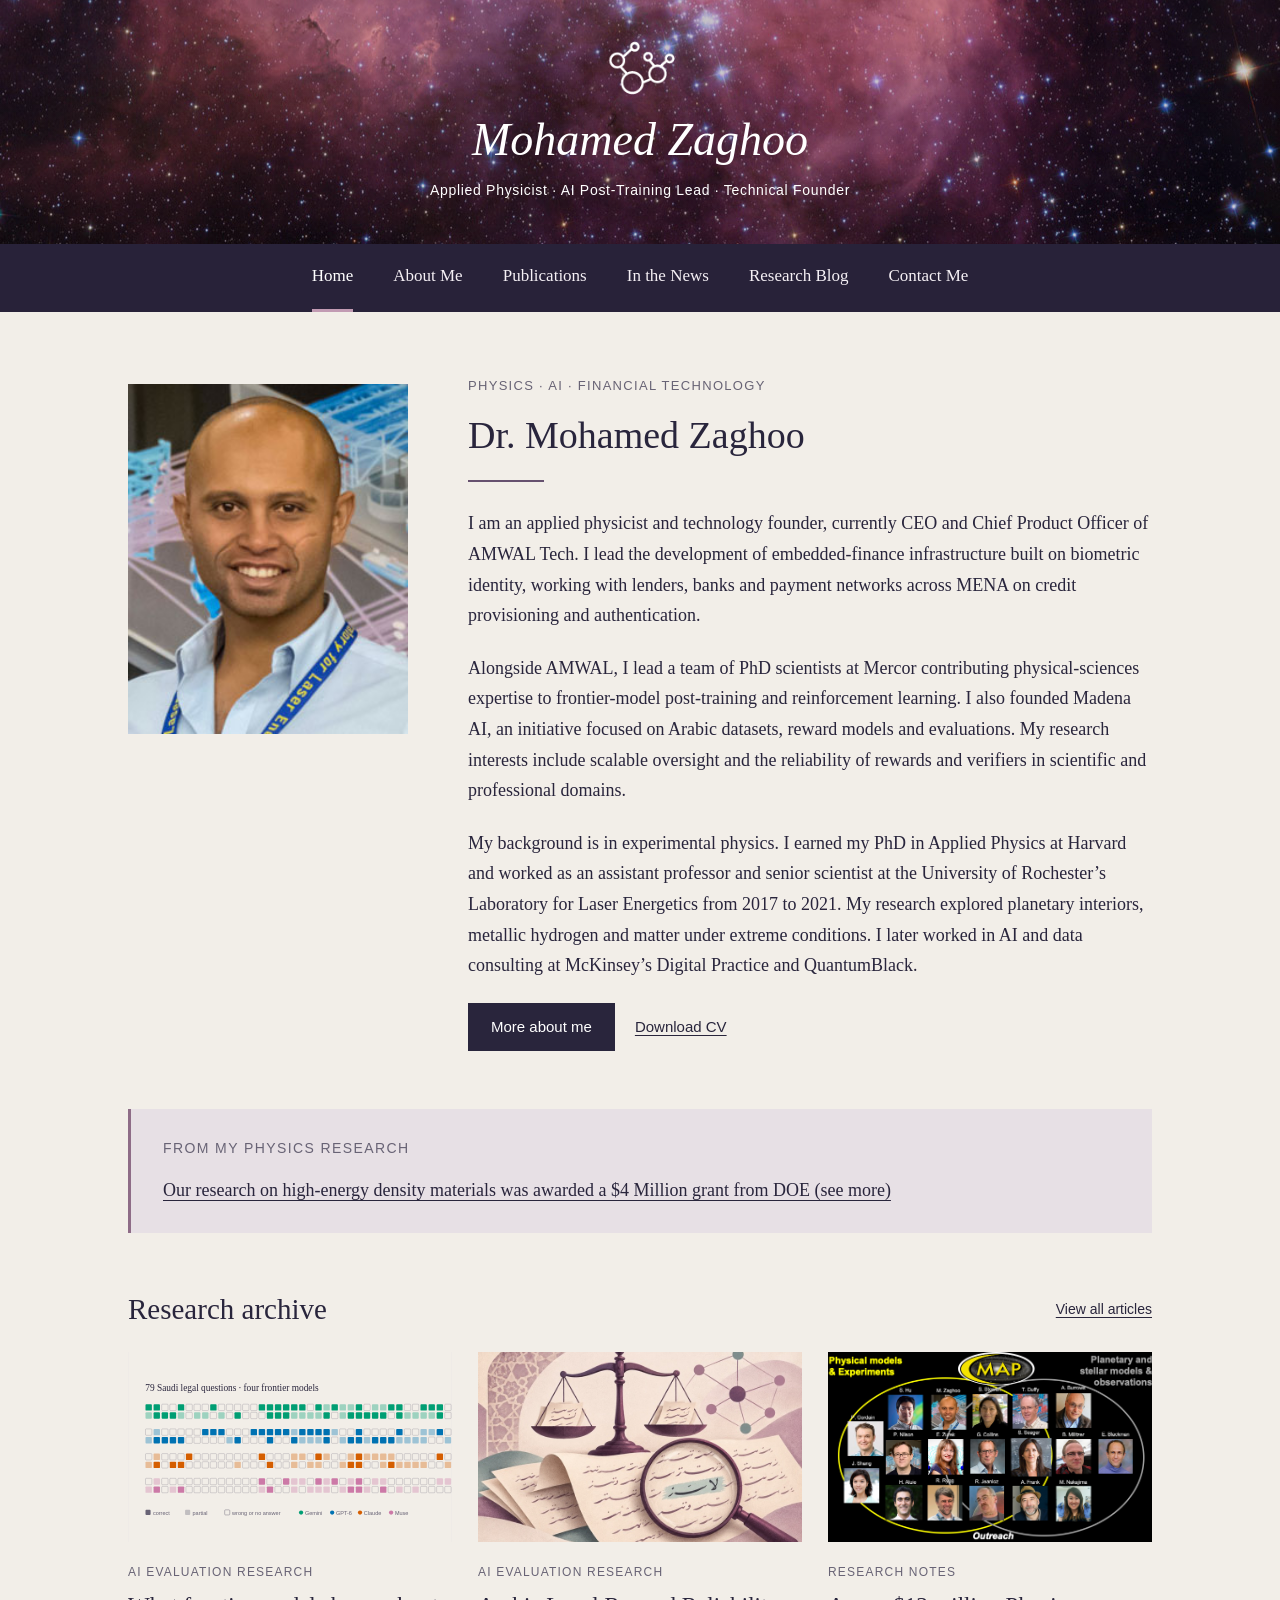
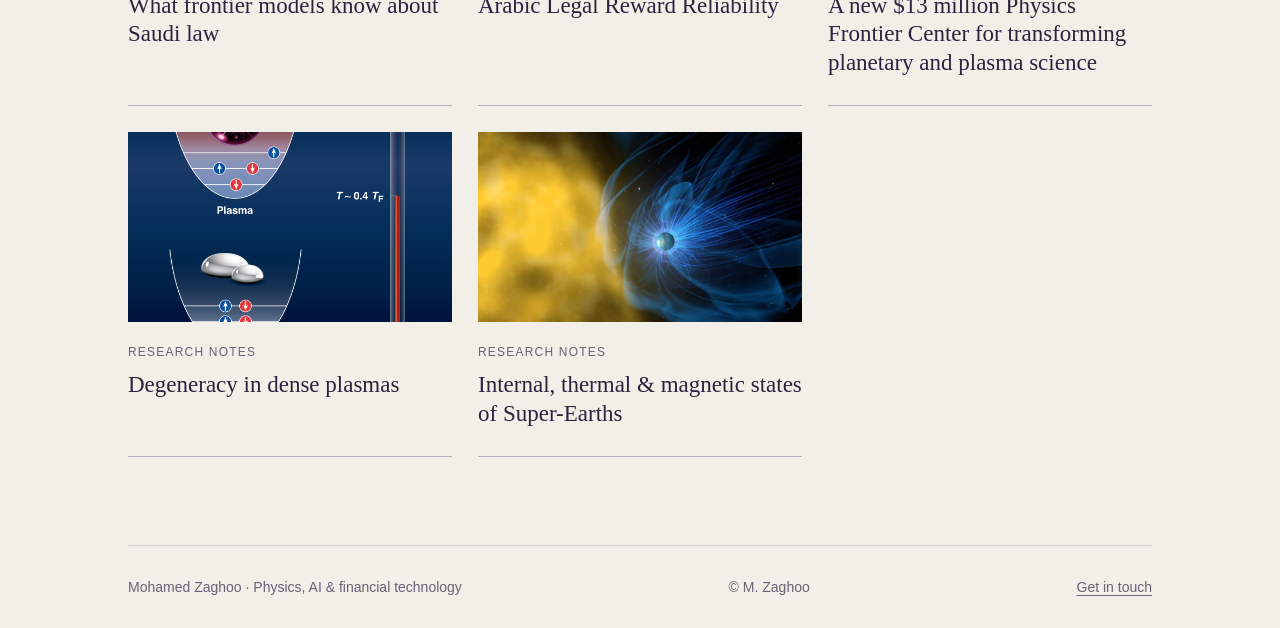
<file: index.html>
<!doctype html><html lang="en"><head><meta charset="utf-8"><meta name="viewport" content="width=device-width,initial-scale=1"><title>Home | Mohamed Zaghoo</title><meta name="description" content="Mohamed Zaghoo — applied physicist, AMWAL CEO and CPO, AI post-training lead, and technical founder. Biography, research and CV."><link rel="icon" href="assets/038152421f57c1.png"><link rel="stylesheet" href="style.css"></head><body><a class="skip" href="#main">Skip to content</a><header class="masthead"><a class="identity" href="index.html"><img src="assets/038152421f57c1.png" alt=""><span>Mohamed Zaghoo</span></a><p>Applied Physicist · AI Post-Training Lead · Technical Founder</p></header><nav aria-label="Main navigation"><a href="index.html" aria-current="page">Home</a><a href="about-me.html">About Me</a><a href="publications.html">Publications</a><a href="in-the-news.html">In the News</a><a href="research-blog.html">Research Blog</a><a href="contact-me.html">Contact Me</a></nav><main id="main"><section class="intro"><img class="portrait" src="assets/aa547479f88a50.jpg" alt="Zaghoo_headshot.jpg"><div><p class="eyebrow">Physics · AI · Financial technology</p><h1>Dr. Mohamed Zaghoo</h1><p>I am an applied physicist and technology founder, currently CEO and Chief Product Officer of AMWAL Tech. I lead the development of embedded-finance infrastructure built on biometric identity, working with lenders, banks and payment networks across MENA on credit provisioning and authentication.</p><p>Alongside AMWAL, I lead a team of PhD scientists at Mercor contributing physical-sciences expertise to frontier-model post-training and reinforcement learning. I also founded Madena AI, an initiative focused on Arabic datasets, reward models and evaluations. My research interests include scalable oversight and the reliability of rewards and verifiers in scientific and professional domains.</p><p>My background is in experimental physics. I earned my PhD in Applied Physics at Harvard and worked as an assistant professor and senior scientist at the University of Rochester’s Laboratory for Laser Energetics from 2017 to 2021. My research explored planetary interiors, metallic hydrogen and matter under extreme conditions. I later worked in AI and data consulting at McKinsey’s Digital Practice and QuantumBlack.</p><a class="button" href="about-me.html">More about me</a><a href="assets/Mohamed_Zaghoo_CV.pdf" class="cv-link">Download CV</a></div></section><section class="highlight"><p class="eyebrow">From my physics research</p><p><a href="https://www.rochester.edu/newscenter/a-new-chapter-in-quest-for-novel-quantum-materials-393832/">Our research on high-energy density materials was awarded a $4 Million grant from DOE (see more)</a></p></section><section><div class="section-heading"><h2>Research archive</h2><a href="research-blog.html">View all articles</a></div><div class="cards"><article class="card"><a href="what-frontier-models-know-about-saudi-law.html"><img src="assets/najiz-four-model-card.svg" alt="Grid of squares showing how four frontier models scored on 79 Saudi legal questions" width="760" height="446" decoding="async"><div><p class="eyebrow">AI evaluation research</p><h2>What frontier models know about Saudi law</h2></div></a></article><article class="card"><a href="https://github.com/mzaghoo/arabic-legal-reward-reliability"><img src="assets/arabic-legal-reward-reliability-768.jpg" alt="Illustration of legal scales, Arabic documents, and a magnifying glass alongside an AI evaluation network" width="768" height="512" decoding="async"><div><p class="eyebrow">AI evaluation research</p><h2>Arabic Legal Reward Reliability</h2></div></a></article><article class="card"><a href="we-were-awarded-a-new-nsf-physics-frontier-center-for-planetary-and-plasma-physics.html"><img class="" src="assets/b98af0c955d7b1.png" alt=""><div><p class="eyebrow">Research notes</p><h2>A new $13 million Physics Frontier Center for transforming planetary and plasma science</h2></div></a></article><article class="card"><a href="degeneracy-in-dense-plasmas.html"><img class="" src="assets/2b399bbe0a08d7.png" alt=""><div><p class="eyebrow">Research notes</p><h2>Degeneracy in dense plasmas</h2></div></a></article><article class="card"><a href="internal-thermal-magnetic-states-of-super-earths.html"><img class="" src="assets/da1a423f0a8dfb.jpg" alt=""><div><p class="eyebrow">Research notes</p><h2>Internal, thermal &amp; magnetic states of Super-Earths</h2></div></a></article></div></section></main><footer><span>Mohamed Zaghoo · Physics, AI &amp; financial technology</span><span>© M. Zaghoo</span><a href="mailto:zaghoo@gmail.com">Get in touch</a></footer></body></html>
</file>
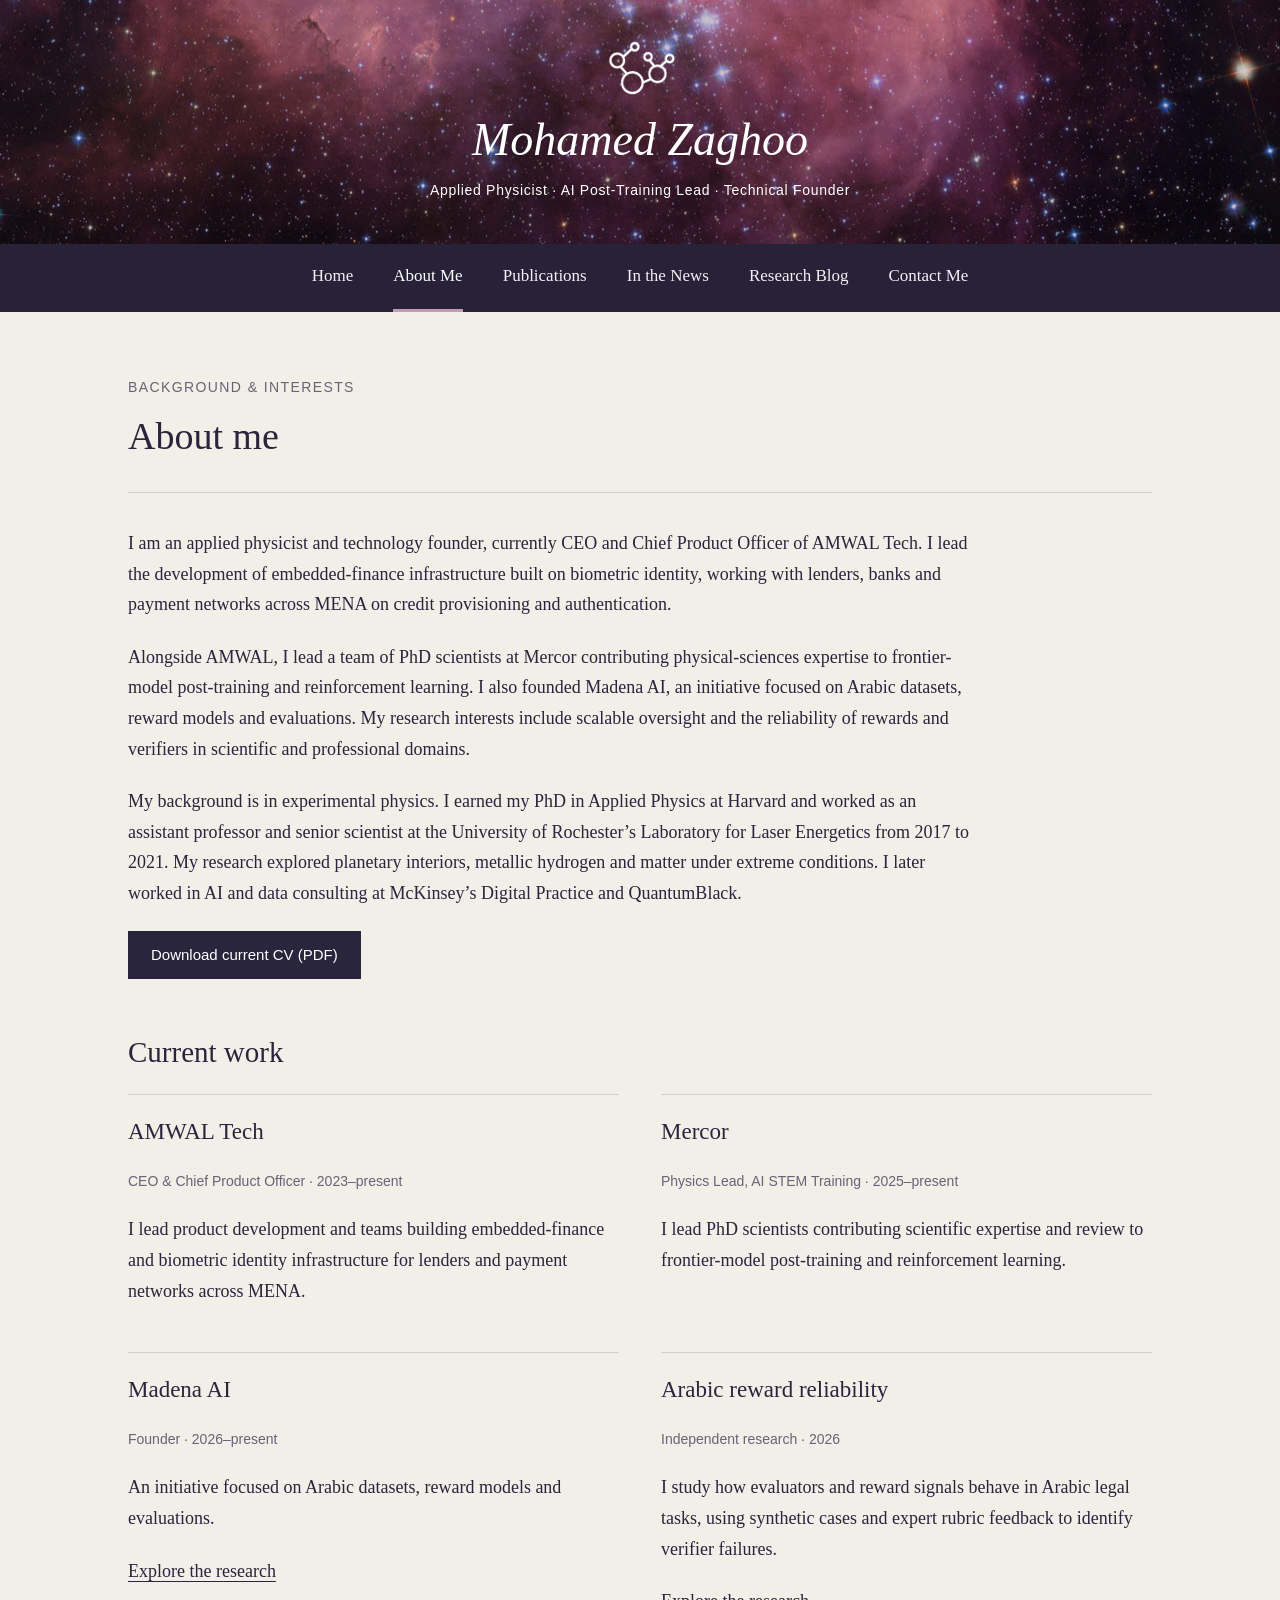
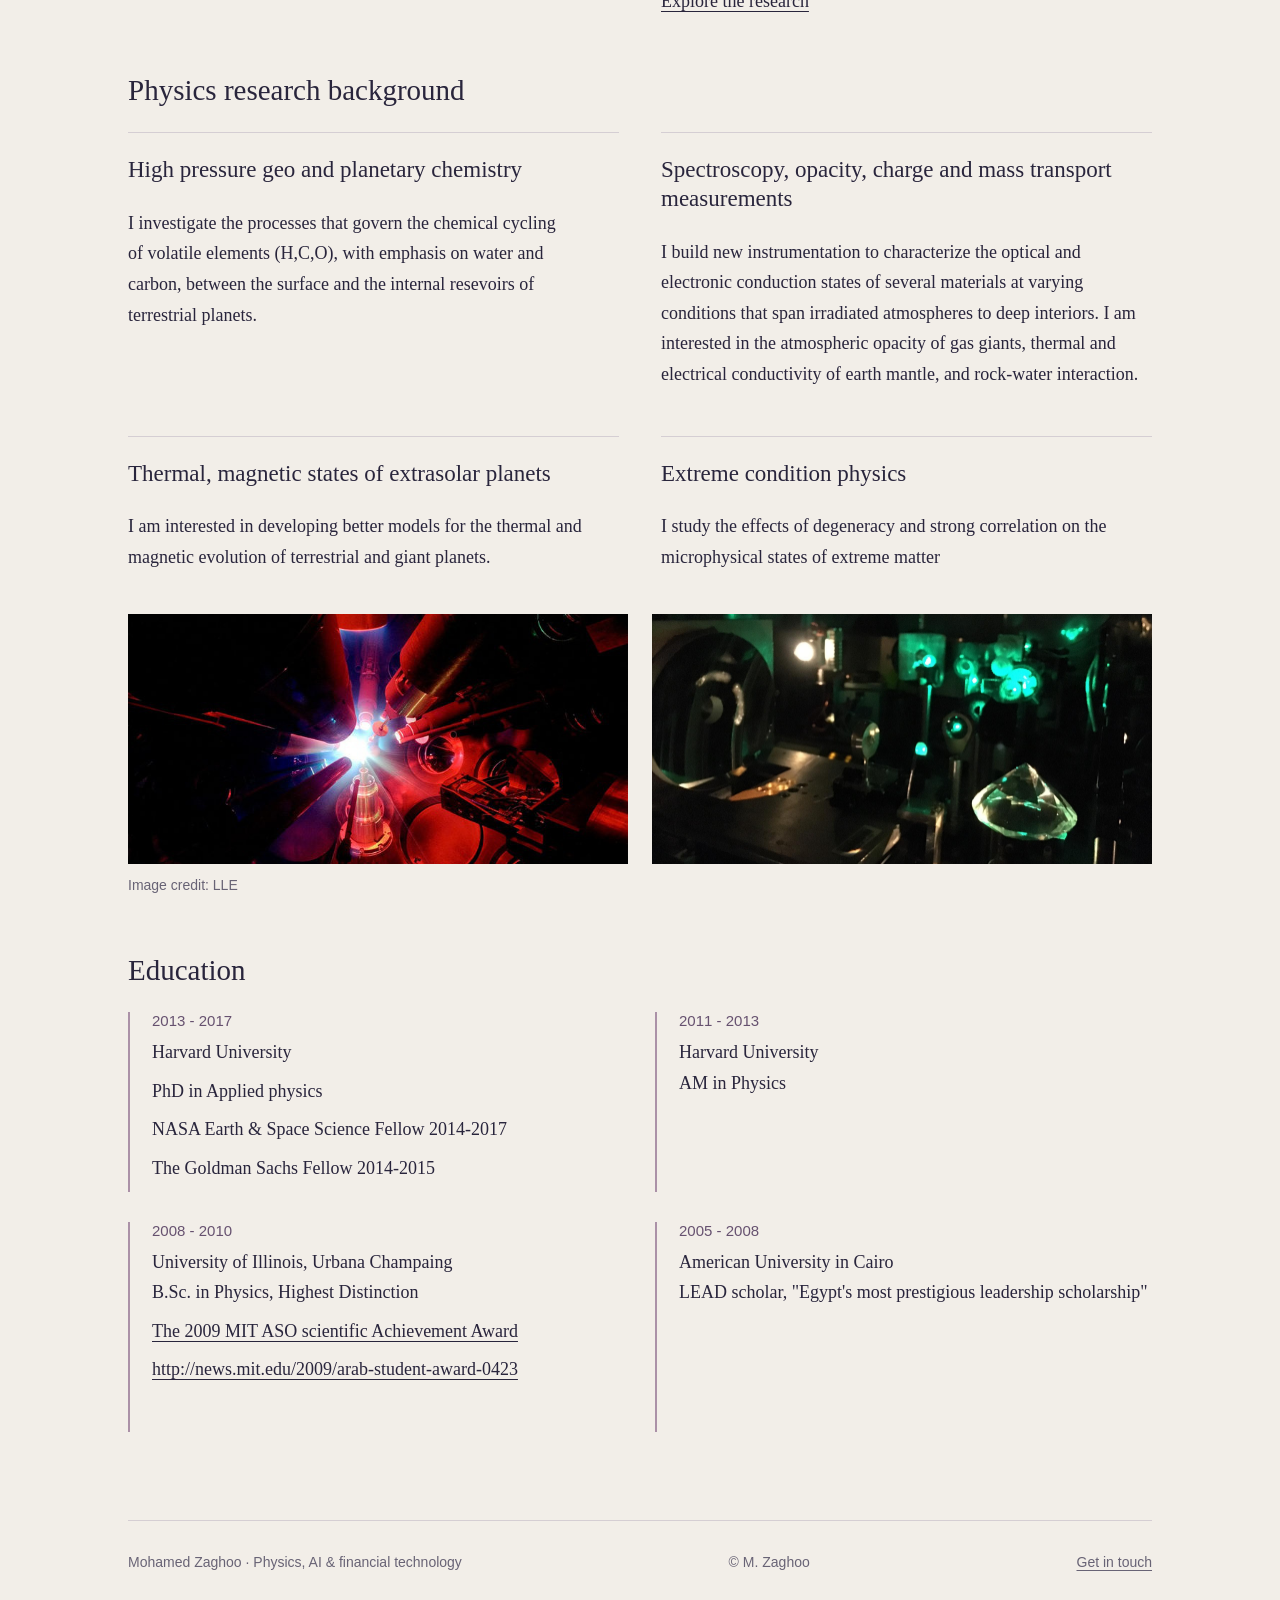
<file: about-me.html>
<!doctype html><html lang="en"><head><meta charset="utf-8"><meta name="viewport" content="width=device-width,initial-scale=1"><title>About me | Mohamed Zaghoo</title><meta name="description" content="Mohamed Zaghoo — applied physicist, AMWAL CEO and CPO, AI post-training lead, and technical founder. Biography, research and CV."><link rel="icon" href="assets/038152421f57c1.png"><link rel="stylesheet" href="style.css"></head><body><a class="skip" href="#main">Skip to content</a><header class="masthead"><a class="identity" href="index.html"><img src="assets/038152421f57c1.png" alt=""><span>Mohamed Zaghoo</span></a><p>Applied Physicist · AI Post-Training Lead · Technical Founder</p></header><nav aria-label="Main navigation"><a href="index.html">Home</a><a href="about-me.html" aria-current="page">About Me</a><a href="publications.html">Publications</a><a href="in-the-news.html">In the News</a><a href="research-blog.html">Research Blog</a><a href="contact-me.html">Contact Me</a></nav><main id="main"><div class="page-heading"><p class="eyebrow">Background &amp; interests</p><h1>About me</h1></div><div class="about-intro"><p>I am an applied physicist and technology founder, currently CEO and Chief Product Officer of AMWAL Tech. I lead the development of embedded-finance infrastructure built on biometric identity, working with lenders, banks and payment networks across MENA on credit provisioning and authentication.</p><p>Alongside AMWAL, I lead a team of PhD scientists at Mercor contributing physical-sciences expertise to frontier-model post-training and reinforcement learning. I also founded Madena AI, an initiative focused on Arabic datasets, reward models and evaluations. My research interests include scalable oversight and the reliability of rewards and verifiers in scientific and professional domains.</p><p>My background is in experimental physics. I earned my PhD in Applied Physics at Harvard and worked as an assistant professor and senior scientist at the University of Rochester’s Laboratory for Laser Energetics from 2017 to 2021. My research explored planetary interiors, metallic hydrogen and matter under extreme conditions. I later worked in AI and data consulting at McKinsey’s Digital Practice and QuantumBlack.</p></div><a class="button" href="assets/Mohamed_Zaghoo_CV.pdf">Download current CV (PDF)</a><section class="current-work"><h2 class="section-title">Current work</h2><div class="research-grid"><section><h3>AMWAL Tech</h3><p class="meta">CEO &amp; Chief Product Officer · 2023–present</p><p>I lead product development and teams building embedded-finance and biometric identity infrastructure for lenders and payment networks across MENA.</p></section><section><h3>Mercor</h3><p class="meta">Physics Lead, AI STEM Training · 2025–present</p><p>I lead PhD scientists contributing scientific expertise and review to frontier-model post-training and reinforcement learning.</p></section><section><h3>Madena AI</h3><p class="meta">Founder · 2026–present</p><p>An initiative focused on Arabic datasets, reward models and evaluations.</p><a href="what-frontier-models-know-about-saudi-law.html">Explore the research</a></section><section><h3>Arabic reward reliability</h3><p class="meta">Independent research · 2026</p><p>I study how evaluators and reward signals behave in Arabic legal tasks, using synthetic cases and expert rubric feedback to identify verifier failures.</p><a href="https://github.com/mzaghoo/arabic-legal-reward-reliability">Explore the research</a></section></div></section><h2 class="section-title">Physics research background</h2><div class="research-grid"><section><h3>High pressure geo and planetary chemistry</h3><p>I investigate the processes that govern the chemical cycling of volatile elements (H,C,O), with emphasis on water and carbon, between the surface and the internal resevoirs of terrestrial planets. </p></section><section><h3>Spectroscopy, opacity, charge and mass transport measurements</h3><p>I build new instrumentation to characterize the optical and electronic conduction states of several materials at varying conditions that span irradiated atmospheres to deep interiors. I am interested in the atmospheric opacity of gas giants, thermal and electrical conductivity of earth mantle, and rock-water interaction.</p></section><section><h3>Thermal, magnetic states of extrasolar planets</h3><p>I am interested in developing better models for the thermal and magnetic evolution of terrestrial and giant planets. </p></section><section><h3>Extreme condition physics</h3><p>I study the effects of degeneracy and strong correlation on the microphysical states of extreme matter</p></section></div><div class="lab-images"><img class="" src="assets/ead7a8ac715005.jpg" alt="u-rochester-omega-laser-facility.jpg"><img class="" src="assets/da88e73fd3b588.jpg" alt="fullsizerender_4_01.jpg"></div><p class="meta">Image credit: LLE</p><h2 class="section-title">Education</h2><div class="education"><section><p>2013 - 2017</p>

<p>Harvard University</p>

<p>PhD in Applied physics </p>

<p>NASA Earth &amp; Space Science Fellow 2014-2017</p>

<p>The Goldman Sachs Fellow 2014-2015 </p></section><section><p>2011 - 2013</p>

<p>Harvard University <br>
AM in Physics</p></section><section><p>2008 - 2010</p>

<p>University of Illinois, Urbana Champaing<br>
B.Sc. in Physics, Highest Distinction</p>

<p><a href="https://physics.illinois.edu/news/article/463">The 2009 MIT ASO scientific Achievement Award</a></p>

<p><a href="http://news.mit.edu/2009/arab-student-award-0423">http://news.mit.edu/2009/arab-student-award-0423</a></p>

<p>​</p></section><section><p>2005 - 2008</p>

<p>American University in Cairo <br>
LEAD scholar, "Egypt's most prestigious leadership scholarship"</p></section></div></main><footer><span>Mohamed Zaghoo · Physics, AI &amp; financial technology</span><span>© M. Zaghoo</span><a href="mailto:zaghoo@gmail.com">Get in touch</a></footer></body></html>
</file>
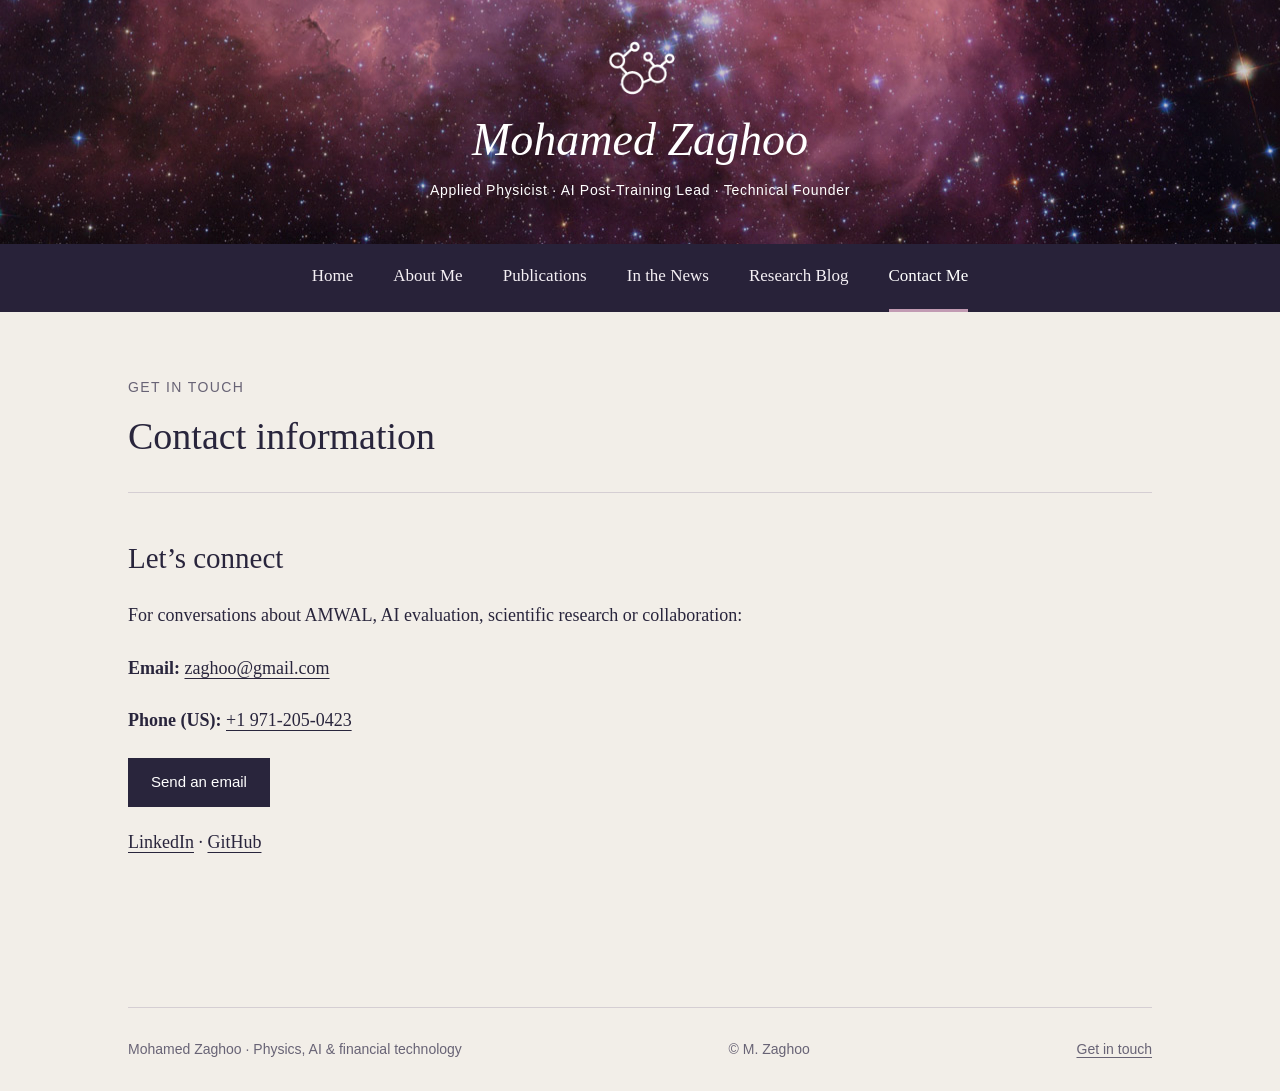
<file: contact-me.html>
<!doctype html><html lang="en"><head><meta charset="utf-8"><meta name="viewport" content="width=device-width,initial-scale=1"><title>Contact me | Mohamed Zaghoo</title><meta name="description" content="Mohamed Zaghoo — applied physicist, AMWAL CEO and CPO, AI post-training lead, and technical founder. Biography, research and CV."><link rel="icon" href="assets/038152421f57c1.png"><link rel="stylesheet" href="style.css"></head><body><a class="skip" href="#main">Skip to content</a><header class="masthead"><a class="identity" href="index.html"><img src="assets/038152421f57c1.png" alt=""><span>Mohamed Zaghoo</span></a><p>Applied Physicist · AI Post-Training Lead · Technical Founder</p></header><nav aria-label="Main navigation"><a href="index.html">Home</a><a href="about-me.html">About Me</a><a href="publications.html">Publications</a><a href="in-the-news.html">In the News</a><a href="research-blog.html">Research Blog</a><a href="contact-me.html" aria-current="page">Contact Me</a></nav><main id="main"><div class="page-heading"><p class="eyebrow">Get in touch</p><h1>Contact information</h1></div><section class="contact"><h2>Let’s connect</h2><p>For conversations about AMWAL, AI evaluation, scientific research or collaboration:</p><p><strong>Email:</strong> <a href="mailto:zaghoo@gmail.com">zaghoo@gmail.com</a></p><p><strong>Phone (US):</strong> <a href="tel:+19712050423">+1 971-205-0423</a></p><a class="button" href="mailto:zaghoo@gmail.com">Send an email</a><p><a href="https://www.linkedin.com/in/mohamedzaghoo">LinkedIn</a> · <a href="https://github.com/mzaghoo">GitHub</a></p></section></main><footer><span>Mohamed Zaghoo · Physics, AI &amp; financial technology</span><span>© M. Zaghoo</span><a href="mailto:zaghoo@gmail.com">Get in touch</a></footer></body></html>
</file>
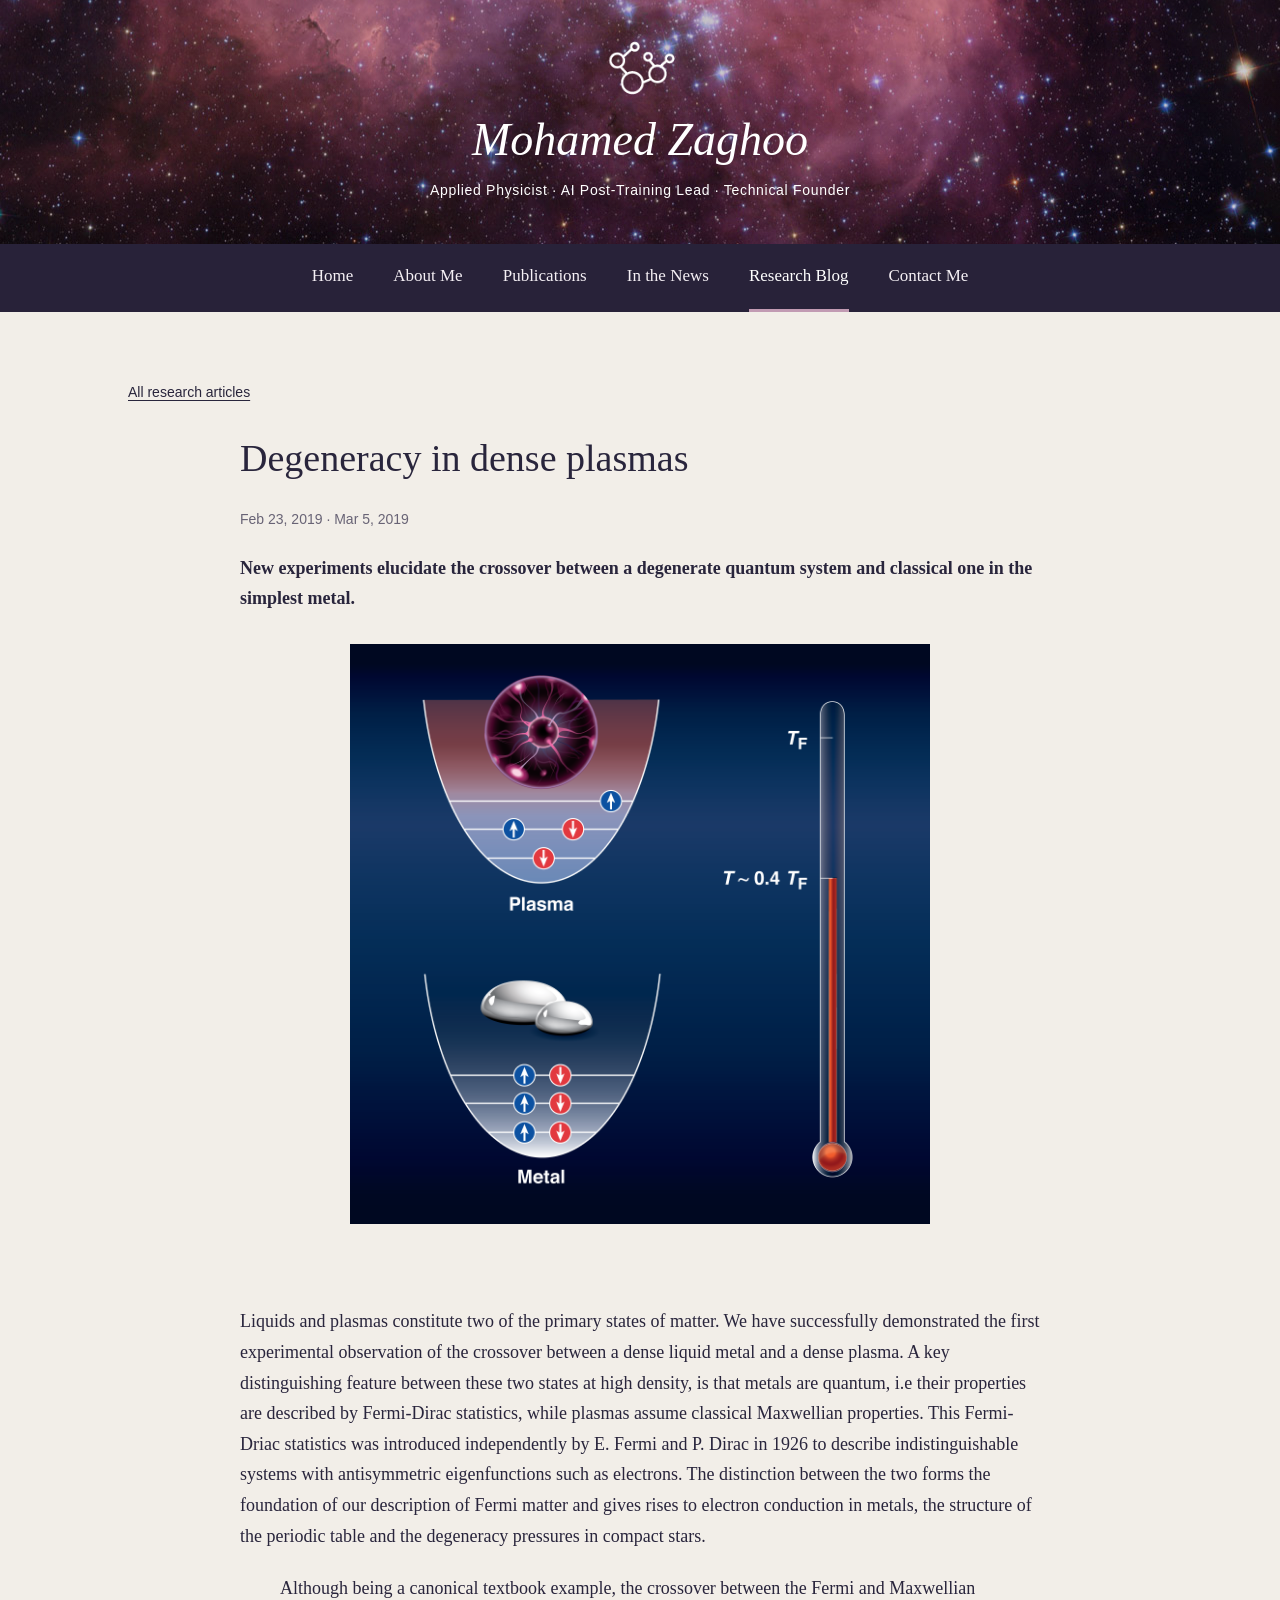
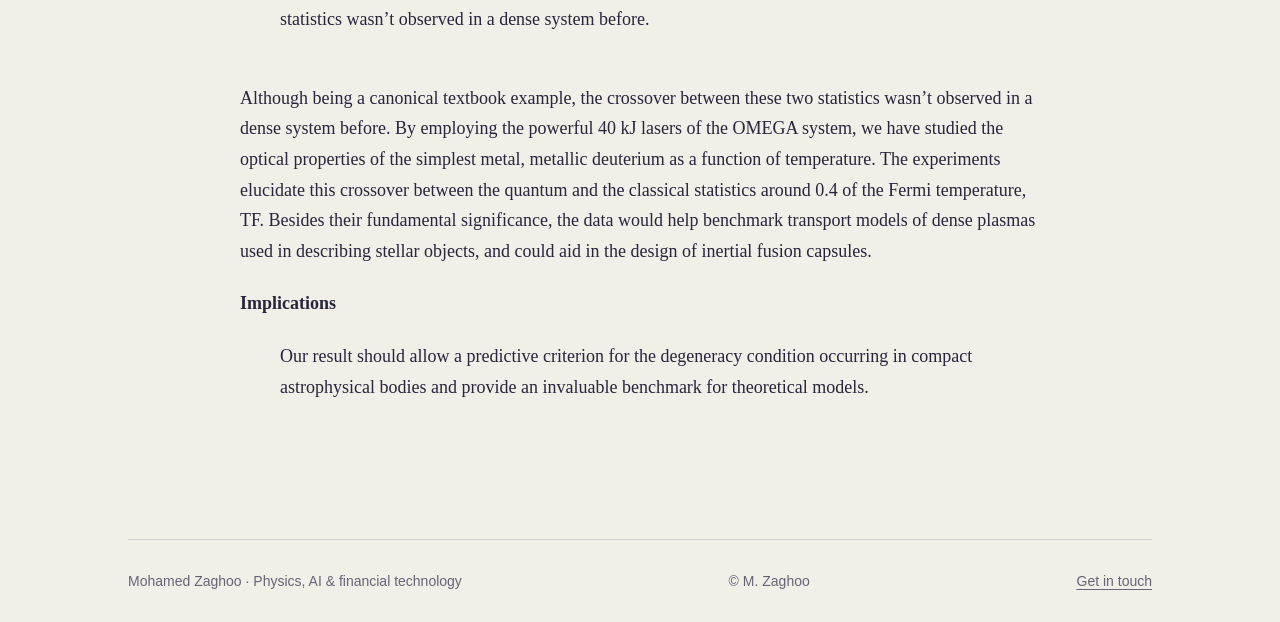
<file: degeneracy-in-dense-plasmas.html>
<!doctype html><html lang="en"><head><meta charset="utf-8"><meta name="viewport" content="width=device-width,initial-scale=1"><title>Degeneracy in dense plasmas | Mohamed Zaghoo</title><meta name="description" content="Mohamed Zaghoo — applied physicist, AMWAL CEO and CPO, AI post-training lead, and technical founder. Biography, research and CV."><link rel="icon" href="assets/038152421f57c1.png"><link rel="stylesheet" href="style.css"></head><body><a class="skip" href="#main">Skip to content</a><header class="masthead"><a class="identity" href="index.html"><img src="assets/038152421f57c1.png" alt=""><span>Mohamed Zaghoo</span></a><p>Applied Physicist · AI Post-Training Lead · Technical Founder</p></header><nav aria-label="Main navigation"><a href="index.html">Home</a><a href="about-me.html">About Me</a><a href="publications.html">Publications</a><a href="in-the-news.html">In the News</a><a href="research-blog.html" aria-current="page">Research Blog</a><a href="contact-me.html">Contact Me</a></nav><main id="main"><a class="back" href="research-blog.html">All research articles</a><article class="article"><h1>Degeneracy in dense plasmas</h1><p class="meta">Feb 23, 2019 · Mar 5, 2019</p><p><strong>New experiments elucidate the crossover between a degenerate quantum system and classical one in the simplest metal.</strong></p><figure><img loading="lazy" src="assets/2b399bbe0a08d7.png" alt=""></figure><br><p>  </p><p>Liquids and plasmas constitute two of the primary states of matter. We have successfully demonstrated the first experimental observation of the crossover between a dense liquid metal and a dense plasma. A key distinguishing feature between these two states at high density, is that metals are quantum, i.e their properties are described by Fermi-Dirac statistics, while plasmas assume classical Maxwellian properties. This Fermi-Driac statistics was introduced independently by E. Fermi and P. Dirac in 1926 to describe indistinguishable systems with antisymmetric eigenfunctions such as electrons. The distinction between the two forms the foundation of our description of Fermi matter and gives rises to electron conduction in metals, the structure of the periodic table and the degeneracy pressures in compact stars. </p><blockquote>Although being a canonical textbook example, the crossover between the Fermi and Maxwellian statistics wasn’t observed in a dense system before. </blockquote><br><p>Although being a canonical textbook example, the crossover between these two statistics wasn’t observed in a dense system before. By employing the powerful 40 kJ lasers of the OMEGA system, we have studied the optical properties of the simplest metal, metallic deuterium as a function of temperature. The experiments elucidate this crossover between the quantum and the classical statistics around 0.4 of the Fermi temperature, TF. Besides their fundamental significance, the data would help benchmark transport models of dense plasmas used in describing stellar objects, and could aid in the design of inertial fusion capsules. 
<br></p><p><strong>Implications </strong></p><blockquote><em> </em>Our result should allow a predictive criterion for the degeneracy condition occurring in compact astrophysical bodies and provide an invaluable benchmark for theoretical models. </blockquote><br></article></main><footer><span>Mohamed Zaghoo · Physics, AI &amp; financial technology</span><span>© M. Zaghoo</span><a href="mailto:zaghoo@gmail.com">Get in touch</a></footer></body></html>
</file>
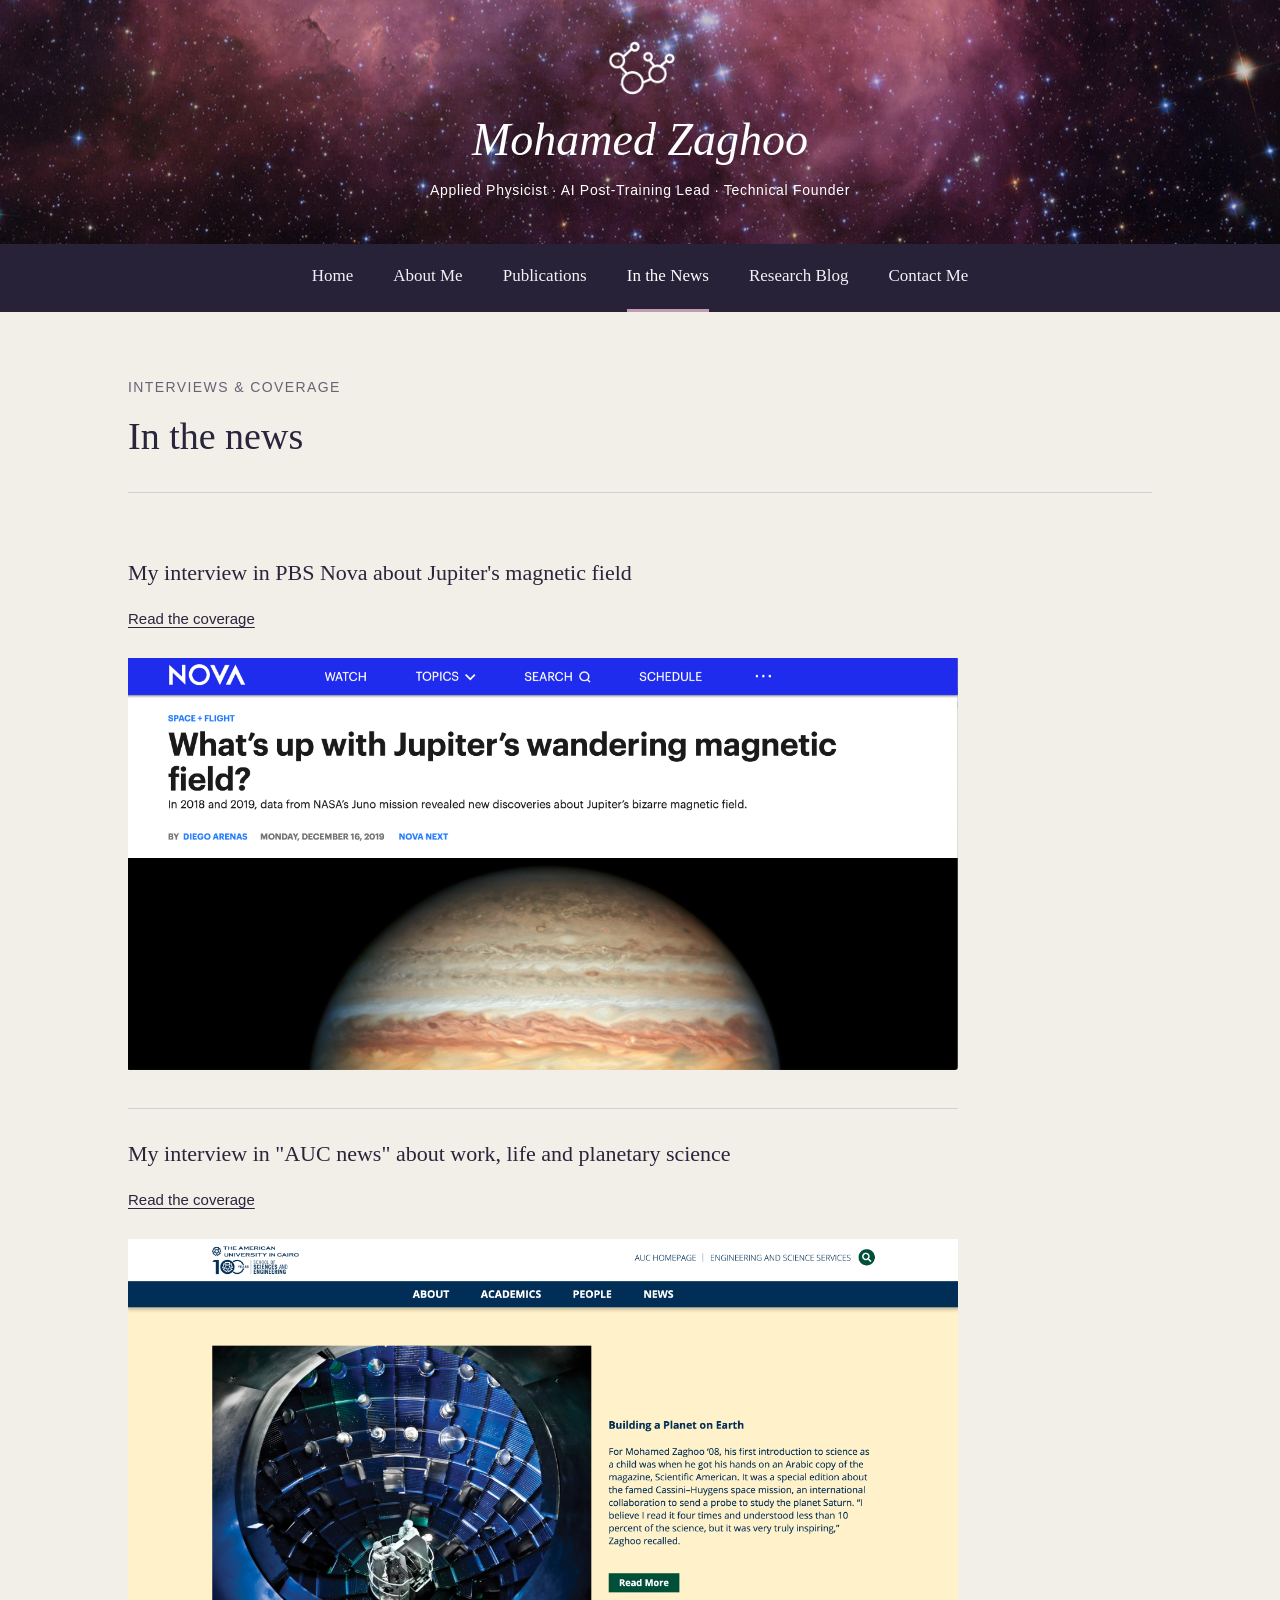
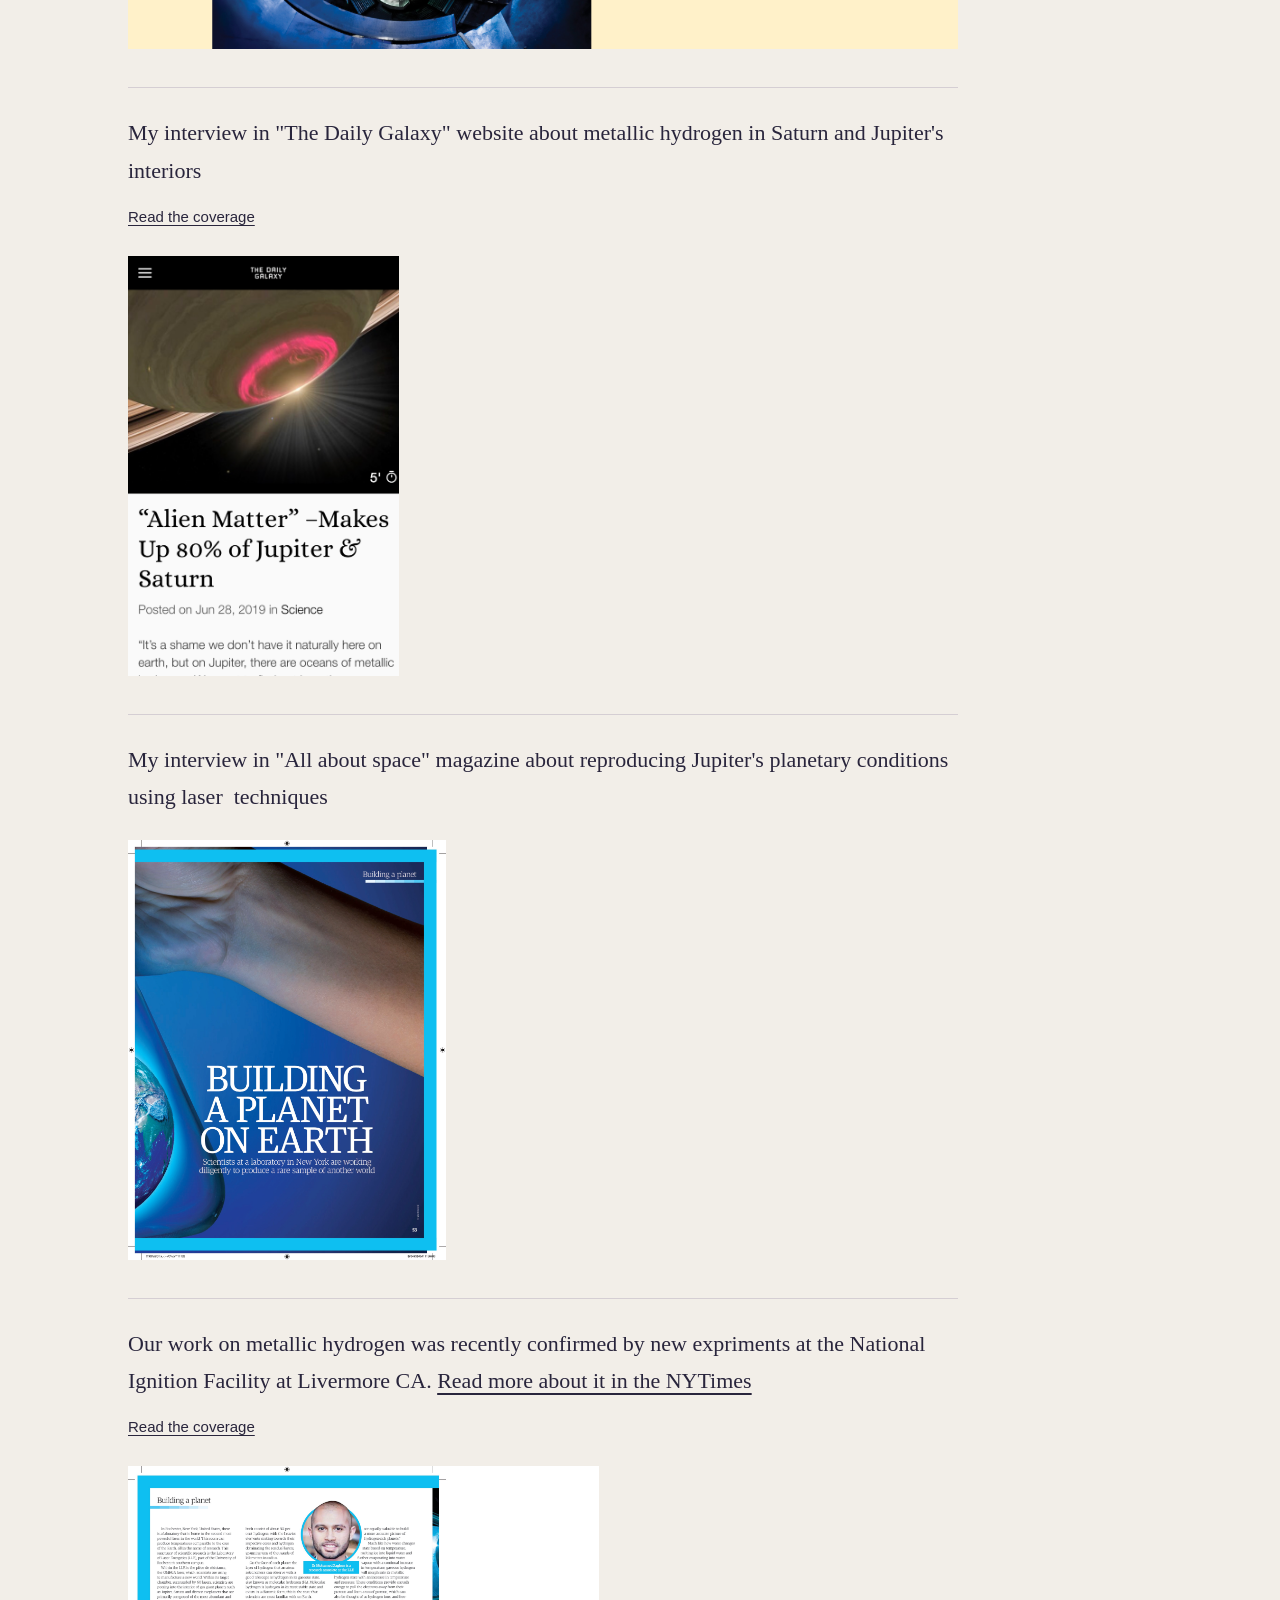
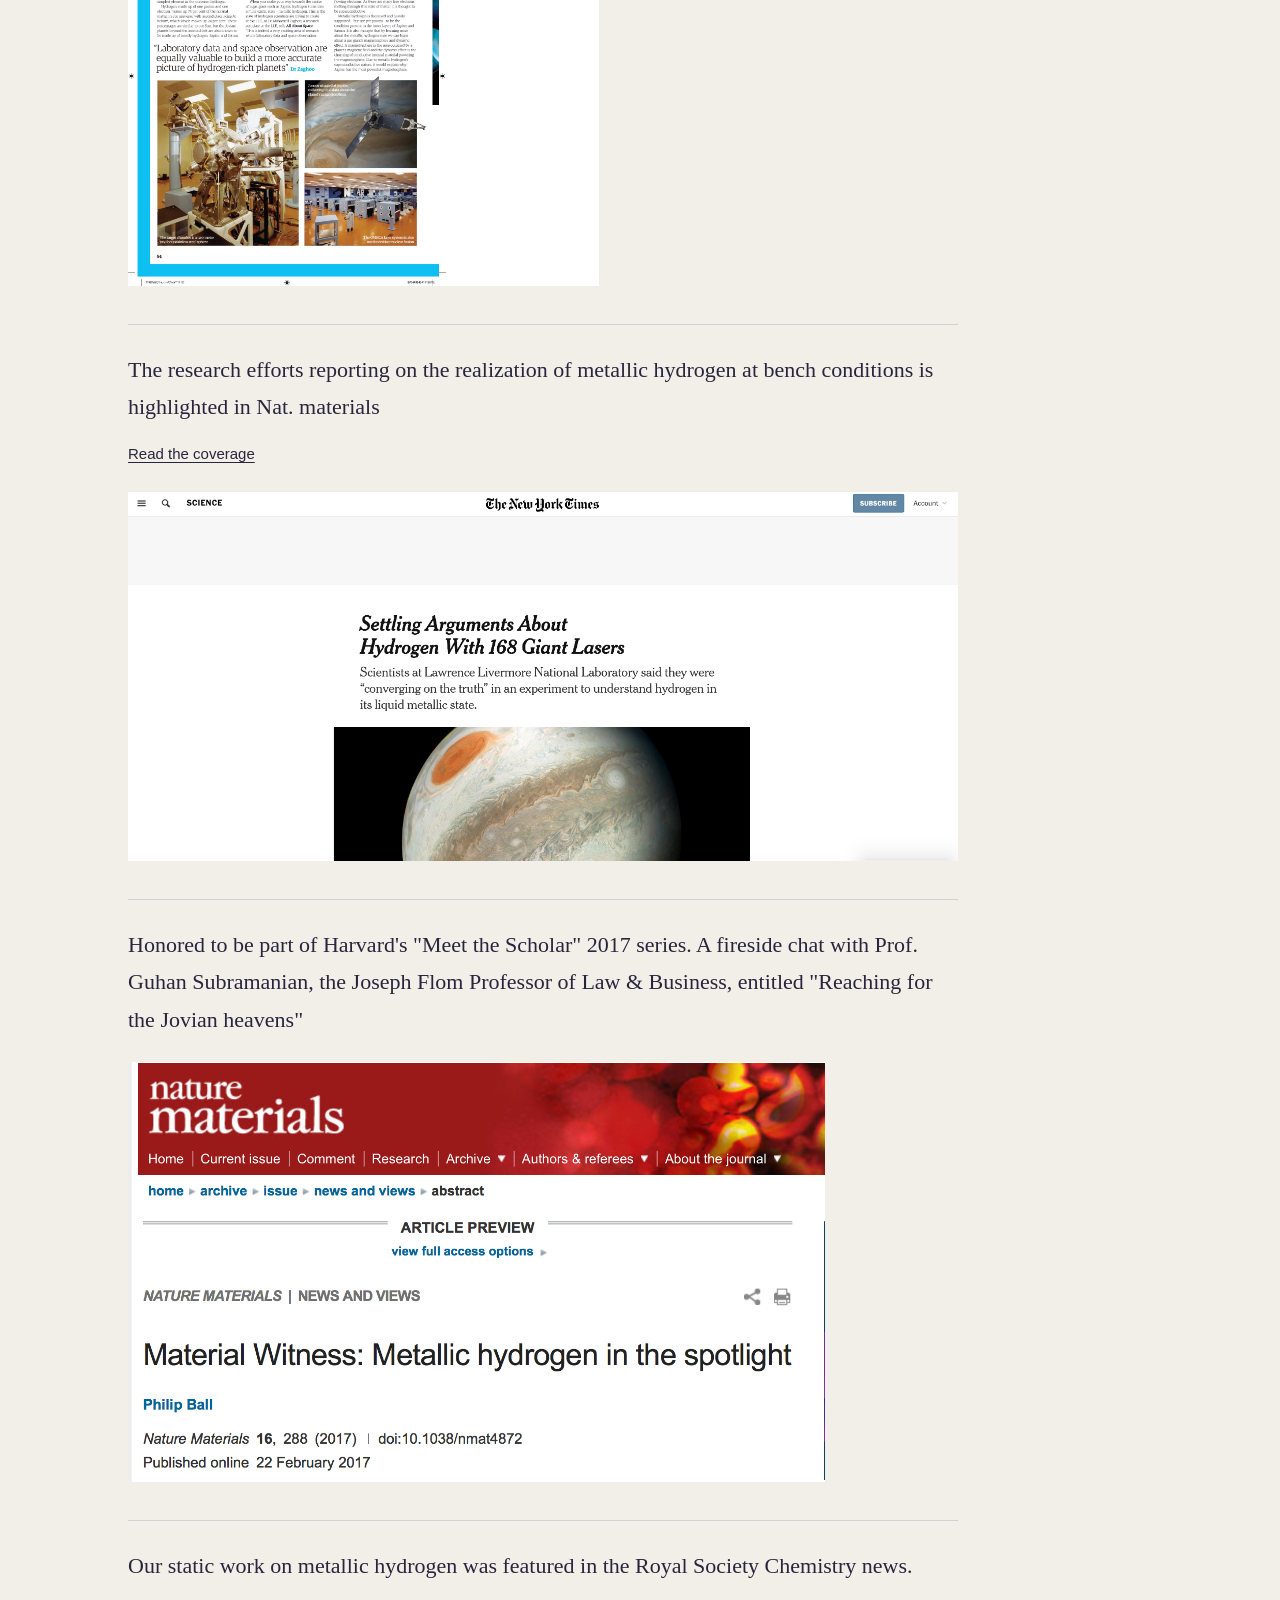
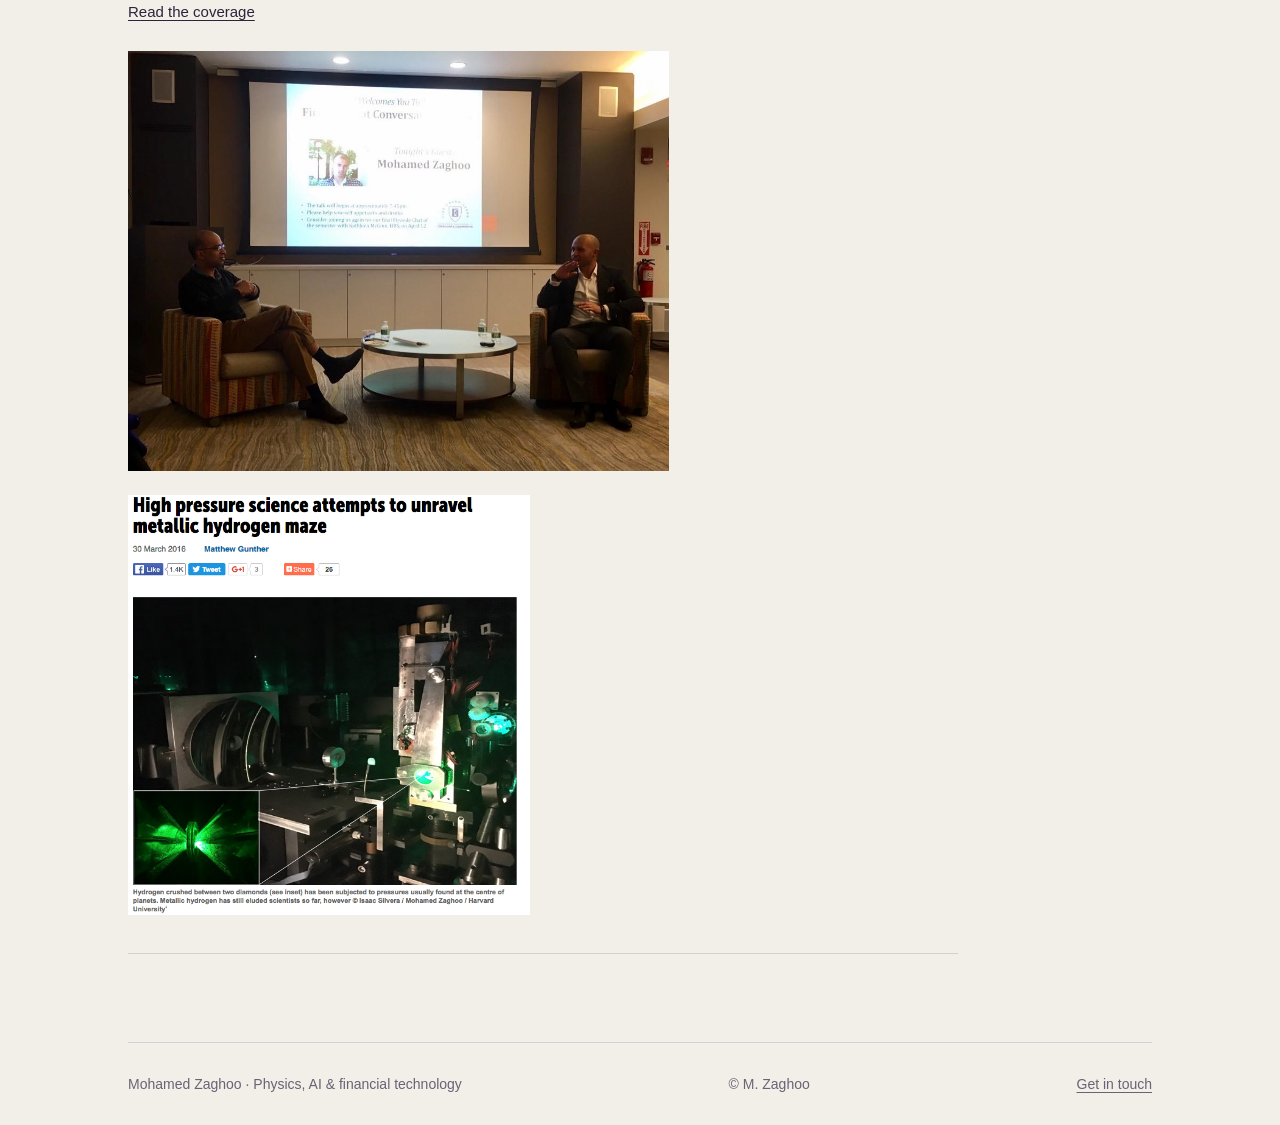
<file: in-the-news.html>
<!doctype html><html lang="en"><head><meta charset="utf-8"><meta name="viewport" content="width=device-width,initial-scale=1"><title>In the news | Mohamed Zaghoo</title><meta name="description" content="Mohamed Zaghoo — applied physicist, AMWAL CEO and CPO, AI post-training lead, and technical founder. Biography, research and CV."><link rel="icon" href="assets/038152421f57c1.png"><link rel="stylesheet" href="style.css"></head><body><a class="skip" href="#main">Skip to content</a><header class="masthead"><a class="identity" href="index.html"><img src="assets/038152421f57c1.png" alt=""><span>Mohamed Zaghoo</span></a><p>Applied Physicist · AI Post-Training Lead · Technical Founder</p></header><nav aria-label="Main navigation"><a href="index.html">Home</a><a href="about-me.html">About Me</a><a href="publications.html">Publications</a><a href="in-the-news.html" aria-current="page">In the News</a><a href="research-blog.html">Research Blog</a><a href="contact-me.html">Contact Me</a></nav><main id="main"><div class="page-heading"><p class="eyebrow">Interviews &amp; coverage</p><h1>In the news</h1></div><div class="news-list"><article><p>My interview in PBS Nova about Jupiter's magnetic field</p><a class="text-link" href="https://www.pbs.org/wgbh/nova/article/jupiter-wandering-magnetic-field/">Read the coverage</a><a href="assets/babe8f5cca1fe4.png"><img src="assets/babe8f5cca1fe4.png" alt="Press clipping: My interview in PBS Nova about Jupiter's magnetic fieldRead the coverage" loading="lazy"></a></article><article><p>My interview in "AUC news" about work, life and planetary science</p><a class="text-link" href="https://www.aucegypt.edu/news/building-planet-earth">Read the coverage</a><a href="assets/28fedea89f1561.png"><img src="assets/28fedea89f1561.png" alt='Press clipping: My interview in "AUC news" about work, life and planetary scienceRead the coverage' loading="lazy"></a></article><article><p>My interview in "The Daily Galaxy" website about metallic hydrogen in Saturn and Jupiter's interiors</p><a class="text-link" href="https://dailygalaxy.com/2019/06/alien-matter-makes-up-80-of-solar-systems-gas-giants-habitable-exoplanets/">Read the coverage</a><a href="assets/8325069da00116.jpg"><img src="assets/8325069da00116.jpg" alt="Press clipping: My interview in &quot;The Daily Galaxy&quot; website about metallic hydrogen in Saturn and Jupiter's" loading="lazy"></a></article><article><p>My interview in "All about space" magazine about reproducing Jupiter's planetary conditions using laser  techniques</p><a href="assets/a4197251761d35.jpg"><img src="assets/a4197251761d35.jpg" alt="Press clipping: My interview in &quot;All about space&quot; magazine about reproducing Jupiter's planetary condition" loading="lazy"></a></article><article><p>Our work on metallic hydrogen was recently confirmed by new expriments at the National Ignition Facility at Livermore CA. <a href="https://www.nytimes.com/2018/08/16/science/metallic-hydrogen-lasers.html">Read more about it in the NYTimes</a></p><a class="text-link" href="https://www.nytimes.com/2018/08/16/science/metallic-hydrogen-lasers.html">Read the coverage</a><a href="assets/d2e9879c7fa9d1.jpg"><img src="assets/d2e9879c7fa9d1.jpg" alt="Press clipping: Our work on metallic hydrogen was recently confirmed by new expriments at the National Ign" loading="lazy"></a></article><article><p>The research efforts reporting on the realization of metallic hydrogen at bench conditions is highlighted in Nat. materials</p><a class="text-link" href="https://www.nature.com/articles/nmat4872">Read the coverage</a><a href="assets/6a50aeb24435ed.png"><img src="assets/6a50aeb24435ed.png" alt="Press clipping: The research efforts reporting on the realization of metallic hydrogen at bench conditions" loading="lazy"></a></article><article><p>Honored to be part of Harvard's "Meet the Scholar" 2017 series. A fireside chat with Prof. Guhan Subramanian, the Joseph Flom Professor of Law &amp; Business, entitled "Reaching for the Jovian heavens" </p><a href="assets/33999b374831ad.png"><img src="assets/33999b374831ad.png" alt="Press clipping: Honored to be part of Harvard's &quot;Meet the Scholar&quot; 2017 series. A fireside chat with Prof." loading="lazy"></a></article><article><p>Our static work on metallic hydrogen was featured in the Royal Society Chemistry news.</p><a class="text-link" href="https://www.chemistryworld.com/news/high-pressure-science-attempts-to-unravel-metallic-hydrogen-maze/9601.article">Read the coverage</a><a href="assets/32d019e302c4e9.jpg"><img src="assets/32d019e302c4e9.jpg" alt="Press clipping: Our static work on metallic hydrogen was featured in the Royal Society Chemistry news.Read" loading="lazy"></a><a href="assets/cbac47d6cc6b47.png"><img src="assets/cbac47d6cc6b47.png" alt="Press clipping: Our static work on metallic hydrogen was featured in the Royal Society Chemistry news.Read" loading="lazy"></a></article></div></main><footer><span>Mohamed Zaghoo · Physics, AI &amp; financial technology</span><span>© M. Zaghoo</span><a href="mailto:zaghoo@gmail.com">Get in touch</a></footer></body></html>
</file>
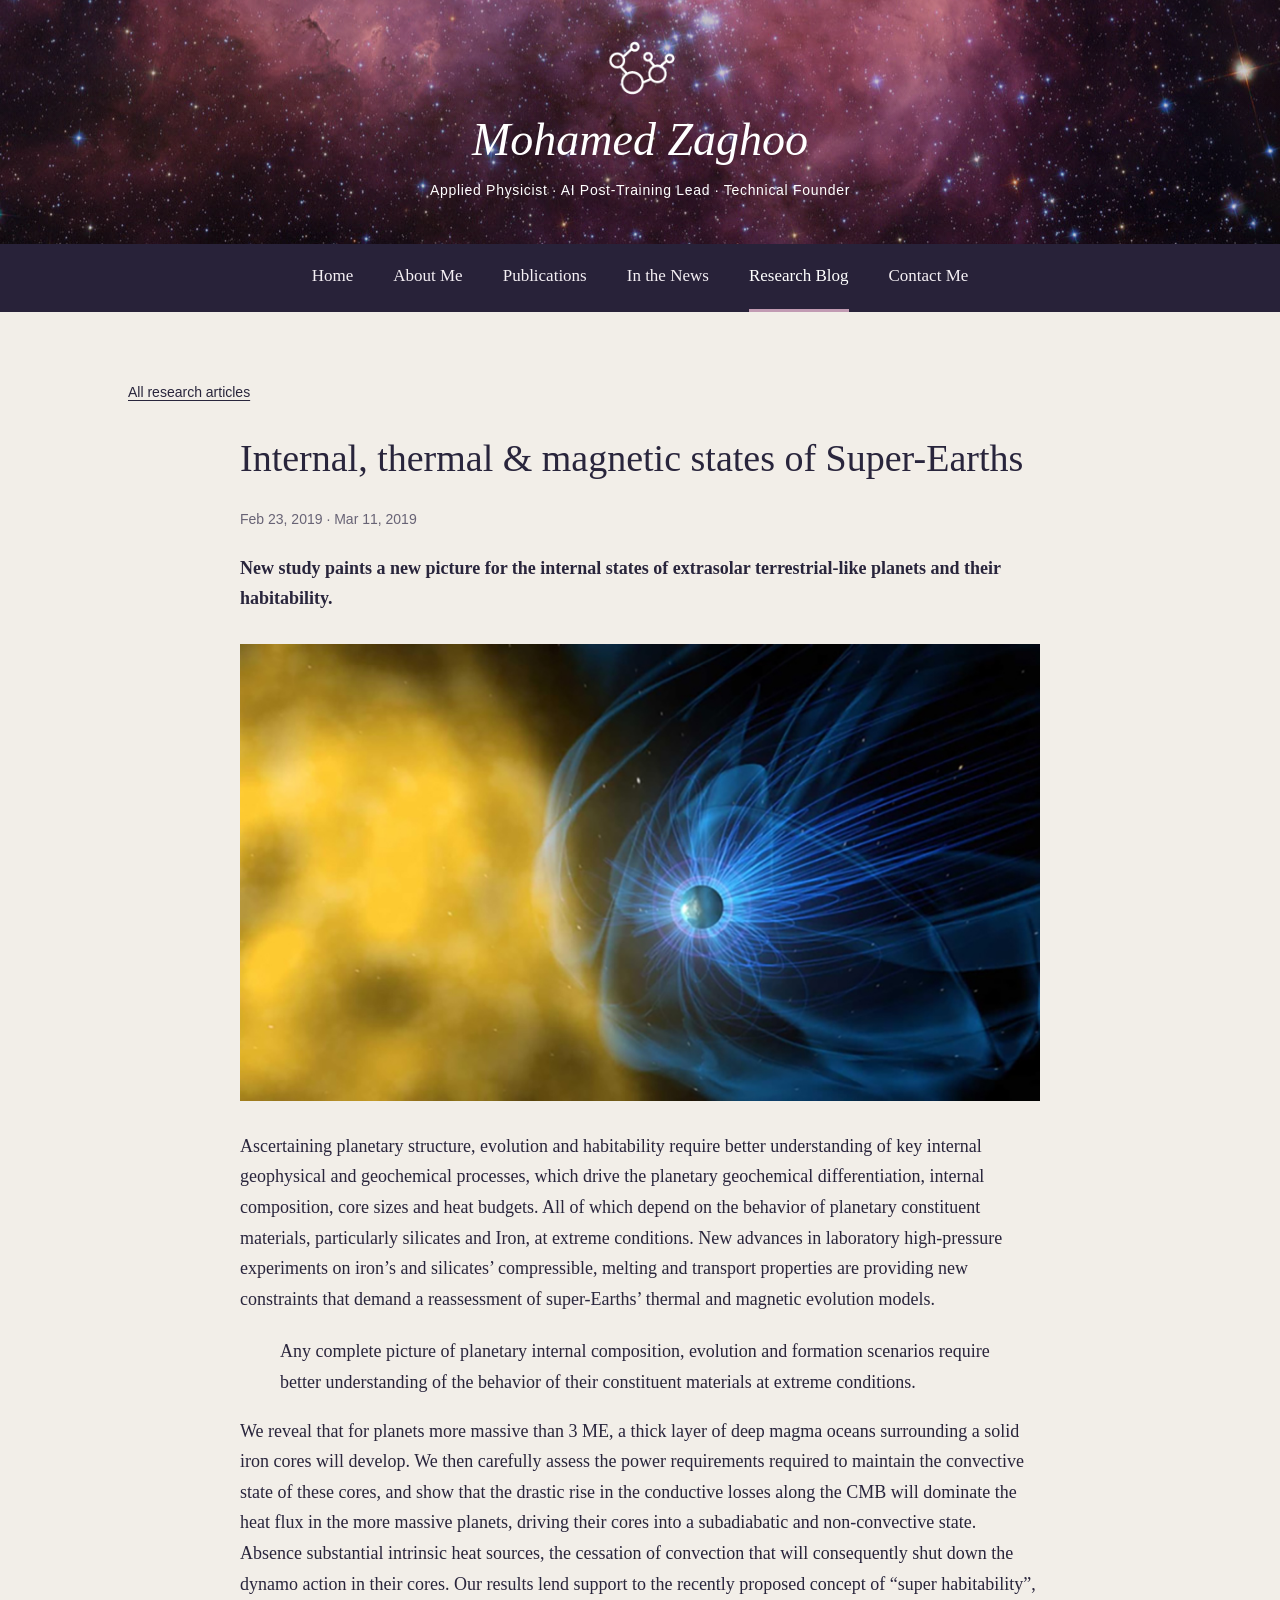
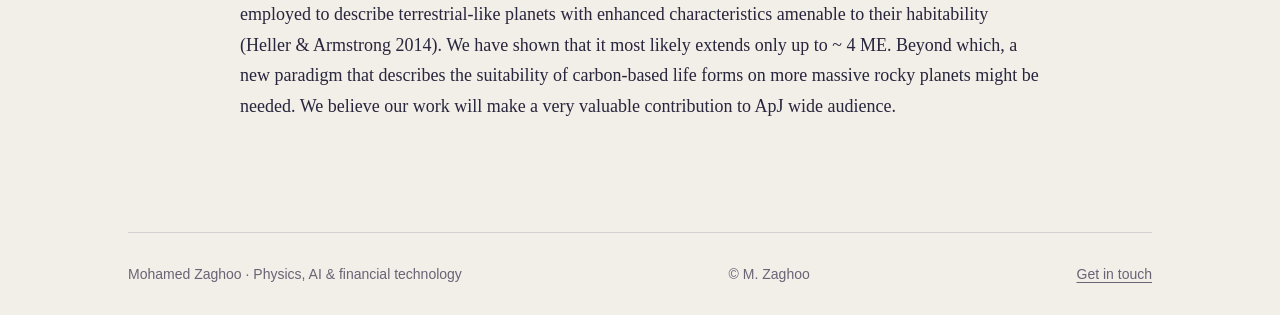
<file: internal-thermal-magnetic-states-of-super-earths.html>
<!doctype html><html lang="en"><head><meta charset="utf-8"><meta name="viewport" content="width=device-width,initial-scale=1"><title>Internal, thermal &amp; magnetic states of Super-Earths | Mohamed Zaghoo</title><meta name="description" content="Mohamed Zaghoo — applied physicist, AMWAL CEO and CPO, AI post-training lead, and technical founder. Biography, research and CV."><link rel="icon" href="assets/038152421f57c1.png"><link rel="stylesheet" href="style.css"></head><body><a class="skip" href="#main">Skip to content</a><header class="masthead"><a class="identity" href="index.html"><img src="assets/038152421f57c1.png" alt=""><span>Mohamed Zaghoo</span></a><p>Applied Physicist · AI Post-Training Lead · Technical Founder</p></header><nav aria-label="Main navigation"><a href="index.html">Home</a><a href="about-me.html">About Me</a><a href="publications.html">Publications</a><a href="in-the-news.html">In the News</a><a href="research-blog.html" aria-current="page">Research Blog</a><a href="contact-me.html">Contact Me</a></nav><main id="main"><a class="back" href="research-blog.html">All research articles</a><article class="article"><h1>Internal, thermal &amp; magnetic states of Super-Earths</h1><p class="meta">Feb 23, 2019 · Mar 11, 2019</p><p><strong>New study paints a new picture for the internal states of extrasolar terrestrial-like planets and their habitability.</strong></p><figure><img loading="lazy" src="assets/da1a423f0a8dfb.jpg" alt=""></figure><p>  </p><p>Ascertaining planetary structure, evolution and habitability require better understanding of key internal geophysical and geochemical processes, which drive the planetary geochemical differentiation, internal composition, core sizes and heat budgets. All of which depend on the behavior of planetary constituent materials, particularly silicates and Iron, at extreme conditions. New advances in laboratory high-pressure experiments on iron’s and silicates’ compressible, melting and transport properties are providing new constraints that demand a reassessment of super-Earths’ thermal and magnetic evolution models.</p><blockquote> Any complete picture of planetary internal composition, evolution and formation scenarios require better understanding of the behavior of their constituent materials at extreme conditions.    </blockquote><p>We reveal that for planets more massive than 3 ME, a thick layer of deep magma oceans surrounding a solid iron cores will develop. We then carefully assess the power requirements required to maintain the convective state of these cores, and show that the drastic rise in the conductive losses along the CMB will dominate the heat flux in the more massive planets, driving their cores into a subadiabatic and non-convective state. Absence substantial intrinsic heat sources, the cessation of convection that will consequently shut down the dynamo action in their cores. Our results lend support to the recently proposed concept of “super habitability”, employed to describe terrestrial-like planets with enhanced characteristics amenable to their habitability (Heller &amp; Armstrong 2014). We have shown that it most likely extends only up to ~ 4 ME. Beyond which, a new paradigm that describes the suitability of carbon-based life forms on more massive rocky planets might be needed. We believe our work will make a very valuable contribution to ApJ wide audience. </p></article></main><footer><span>Mohamed Zaghoo · Physics, AI &amp; financial technology</span><span>© M. Zaghoo</span><a href="mailto:zaghoo@gmail.com">Get in touch</a></footer></body></html>
</file>
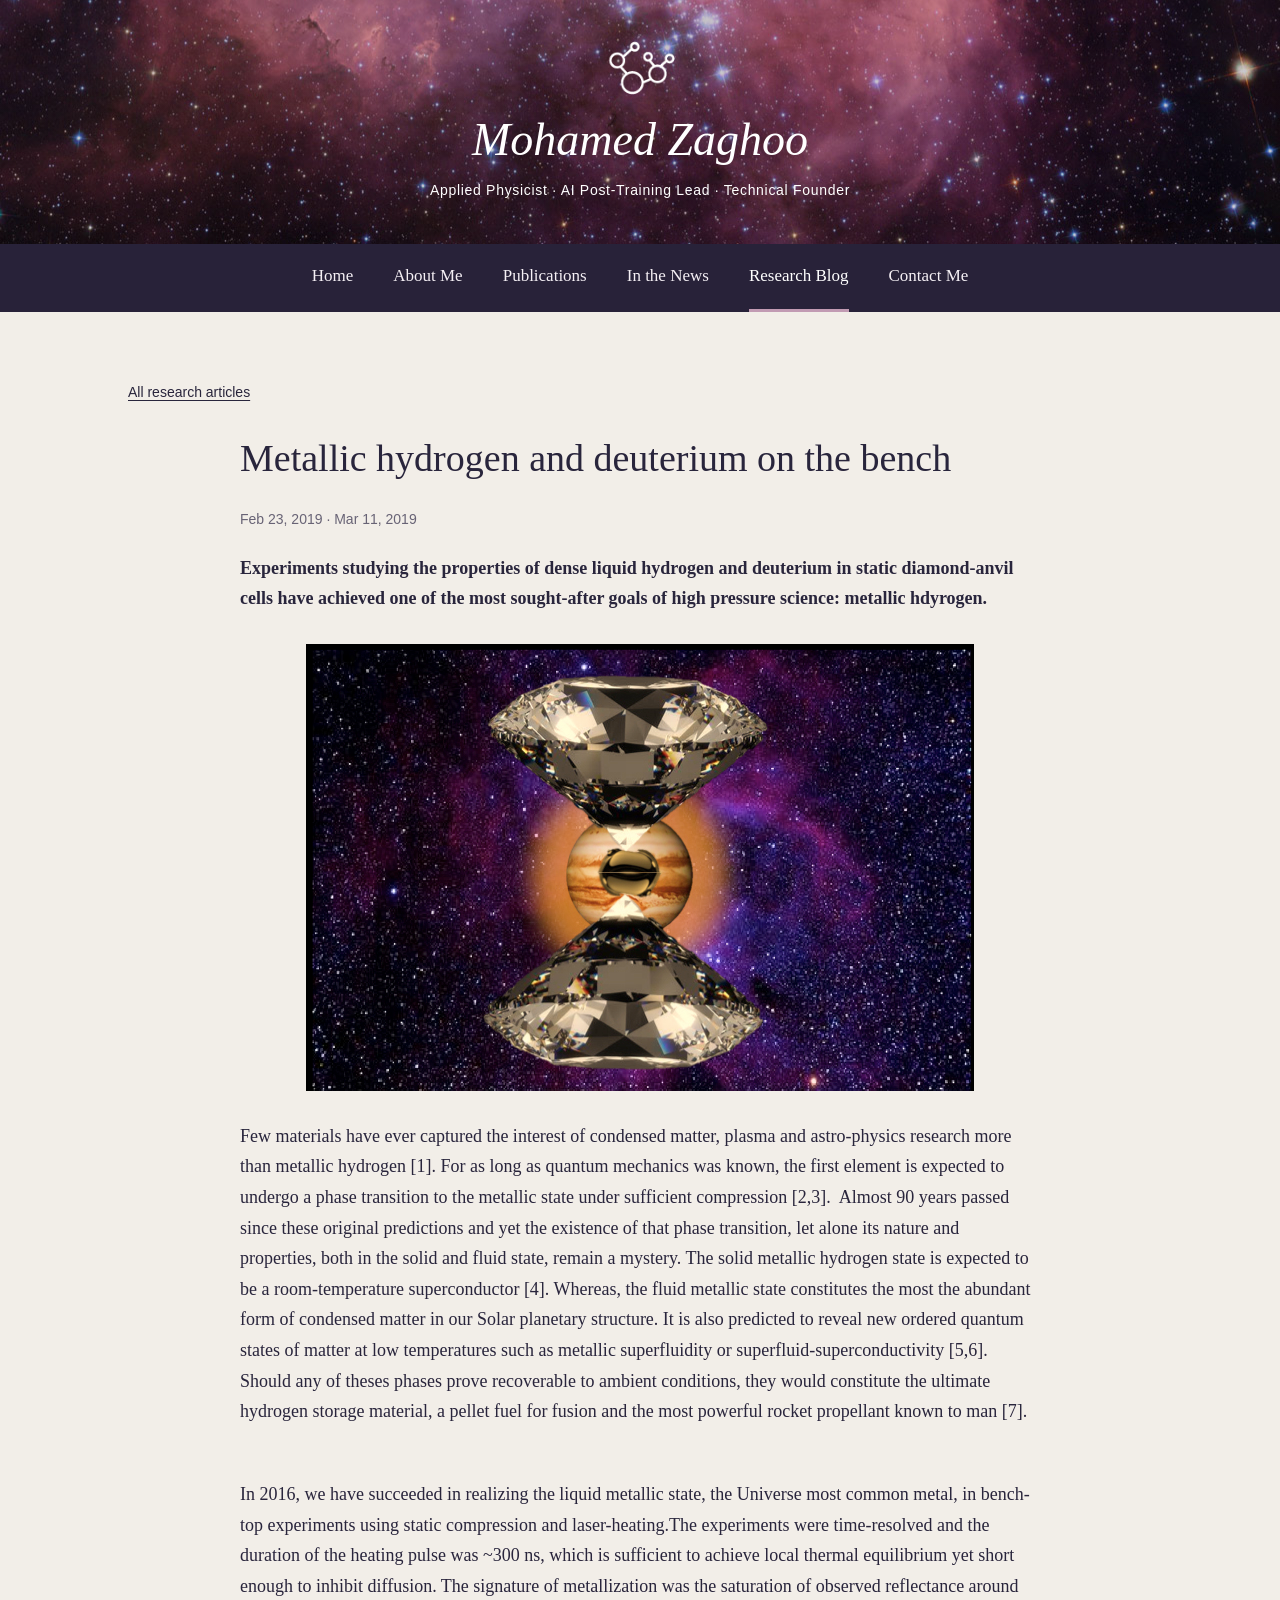
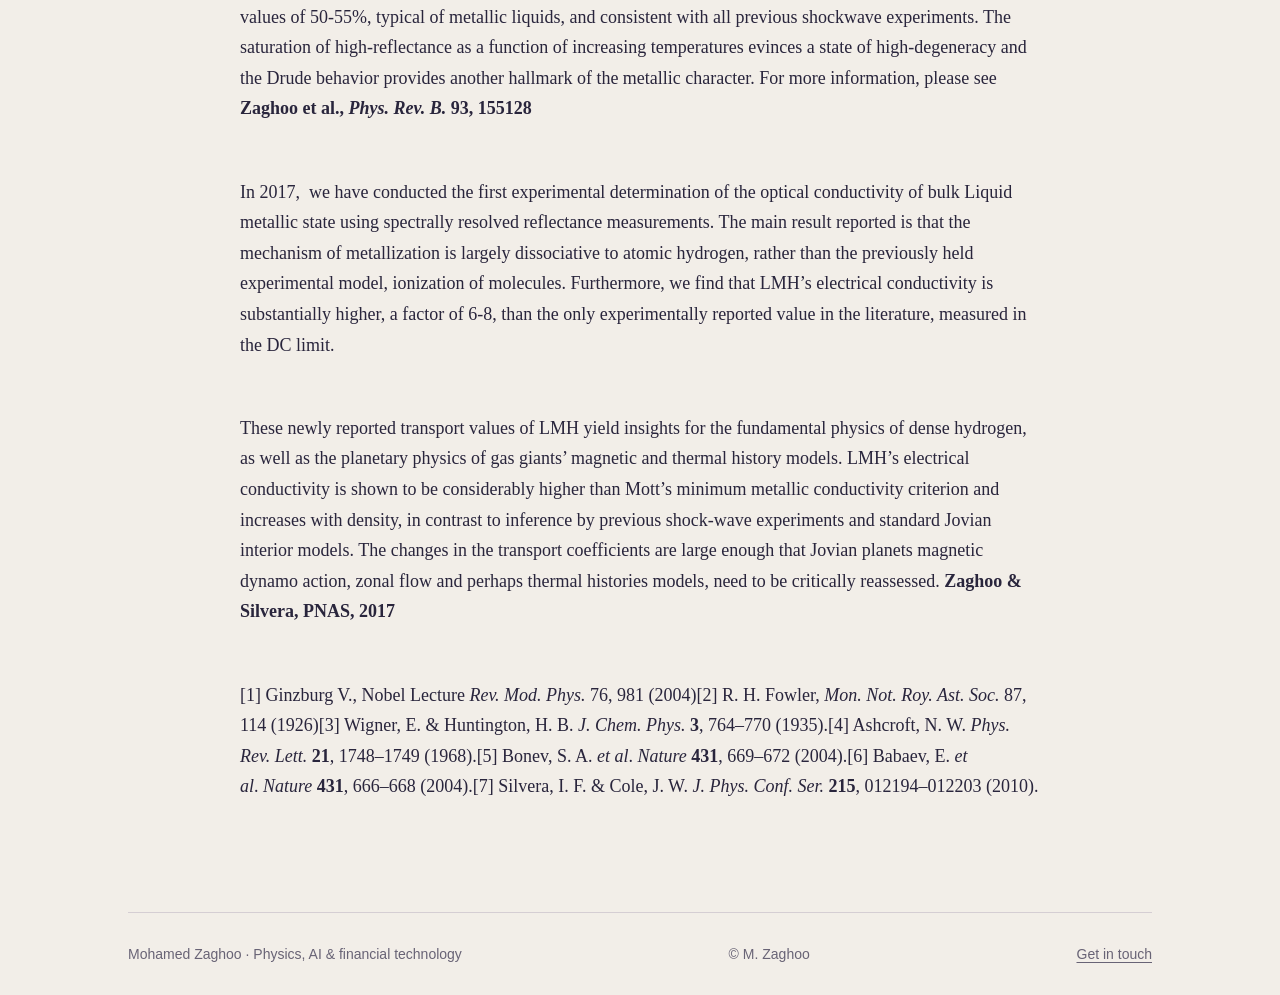
<file: metallic-hydrogen-and-deuterium-on-the-bench.html>
<!doctype html><html lang="en"><head><meta charset="utf-8"><meta name="viewport" content="width=device-width,initial-scale=1"><title>Metallic hydrogen and deuterium on the bench | Mohamed Zaghoo</title><meta name="description" content="Mohamed Zaghoo — applied physicist, AMWAL CEO and CPO, AI post-training lead, and technical founder. Biography, research and CV."><link rel="icon" href="assets/038152421f57c1.png"><link rel="stylesheet" href="style.css"></head><body><a class="skip" href="#main">Skip to content</a><header class="masthead"><a class="identity" href="index.html"><img src="assets/038152421f57c1.png" alt=""><span>Mohamed Zaghoo</span></a><p>Applied Physicist · AI Post-Training Lead · Technical Founder</p></header><nav aria-label="Main navigation"><a href="index.html">Home</a><a href="about-me.html">About Me</a><a href="publications.html">Publications</a><a href="in-the-news.html">In the News</a><a href="research-blog.html" aria-current="page">Research Blog</a><a href="contact-me.html">Contact Me</a></nav><main id="main"><a class="back" href="research-blog.html">All research articles</a><article class="article"><h1>Metallic hydrogen and deuterium on the bench</h1><p class="meta">Feb 23, 2019 · Mar 11, 2019</p><p><strong>Experiments studying the properties of dense liquid hydrogen and deuterium in static diamond-anvil cells have achieved one of the most sought-after goals of high pressure science: metallic hdyrogen.</strong></p><figure><img loading="lazy" src="assets/77dd1444a66bcd.jpg" alt=""></figure><p>Few materials have ever captured the interest of condensed matter, plasma and astro-physics research more than metallic hydrogen [1]. For as long as quantum mechanics was known, the first element is expected to undergo a phase transition to the metallic state under sufficient compression [2,3].  Almost 90 years passed since these original predictions and yet the existence of that phase transition, let alone its nature and properties, both in the solid and fluid state, remain a mystery. The solid metallic hydrogen state is expected to be a room-temperature superconductor [4]. Whereas, the fluid metallic state constitutes the most the abundant form of condensed matter in our Solar planetary structure. It is also predicted to reveal new ordered quantum states of matter at low temperatures such as metallic superfluidity or superfluid-superconductivity [5,6]. Should any of theses phases prove recoverable to ambient conditions, they would constitute the ultimate hydrogen storage material, a pellet fuel for fusion and the most powerful rocket propellant known to man [7]. </p><br><p>In 2016, we have succeeded in realizing the liquid metallic state, the Universe most common metal, in bench-top experiments using static compression and laser-heating.The experiments were time-resolved and the duration of the heating pulse was ~300 ns, which is sufficient to achieve local thermal equilibrium yet short enough to inhibit diffusion. The signature of metallization was the saturation of observed reflectance around values of 50-55%, typical of metallic liquids, and consistent with all previous shockwave experiments. The saturation of high-reflectance as a function of increasing temperatures evinces a state of high-degeneracy and the Drude behavior provides another hallmark of the metallic character. For more information, please see <strong>Zaghoo et al., </strong><strong><em>Phys. Rev. B.</em></strong><strong> 93, 155128</strong></p><br><p>In 2017,  we have conducted the first experimental determination of the optical conductivity of bulk Liquid metallic state using spectrally resolved reflectance measurements. The main result reported is that the mechanism of metallization is largely dissociative to atomic hydrogen, rather than the previously held experimental model, ionization of molecules. Furthermore, we find that LMH’s electrical conductivity is substantially higher, a factor of 6-8, than the only experimentally reported value in the literature, measured in the DC limit. </p><br><p>These newly reported transport values of LMH yield insights for the fundamental physics of dense hydrogen, as well as the planetary physics of gas giants’ magnetic and thermal history models. LMH’s electrical conductivity is shown to be considerably higher than Mott’s minimum metallic conductivity criterion and increases with density, in contrast to inference by previous shock-wave experiments and standard Jovian interior models. The changes in the transport coefficients are large enough that Jovian planets magnetic dynamo action, zonal flow and perhaps thermal histories models, need to be critically reassessed. <strong>Zaghoo &amp; Silvera, PNAS, 2017</strong></p><br><p>[1] Ginzburg V., Nobel Lecture <em>Rev. Mod. Phys.</em> 76, 981 (2004)[2] R. H. Fowler, <em>Mon. Not. Roy. Ast. Soc.</em> 87, 114 (1926)[3] Wigner, E. &amp; Huntington, H. B. <em>J. Chem. Phys.</em> <strong>3</strong>, 764–770 (1935).[4] Ashcroft, N. W. <em>Phys. Rev. Lett.</em> <strong>21</strong>, 1748–1749 (1968).[5] Bonev, S. A. <em>et al</em>. <em>Nature</em> <strong>431</strong>, 669–672 (2004).[6] Babaev, E. <em>et al</em>. <em>Nature</em> <strong>431</strong>, 666–668 (2004).[7] Silvera, I. F. &amp; Cole, J. W. <em>J. Phys. Conf. Ser.</em> <strong>215</strong>, 012194–012203 (2010).
<br></p></article></main><footer><span>Mohamed Zaghoo · Physics, AI &amp; financial technology</span><span>© M. Zaghoo</span><a href="mailto:zaghoo@gmail.com">Get in touch</a></footer></body></html>
</file>
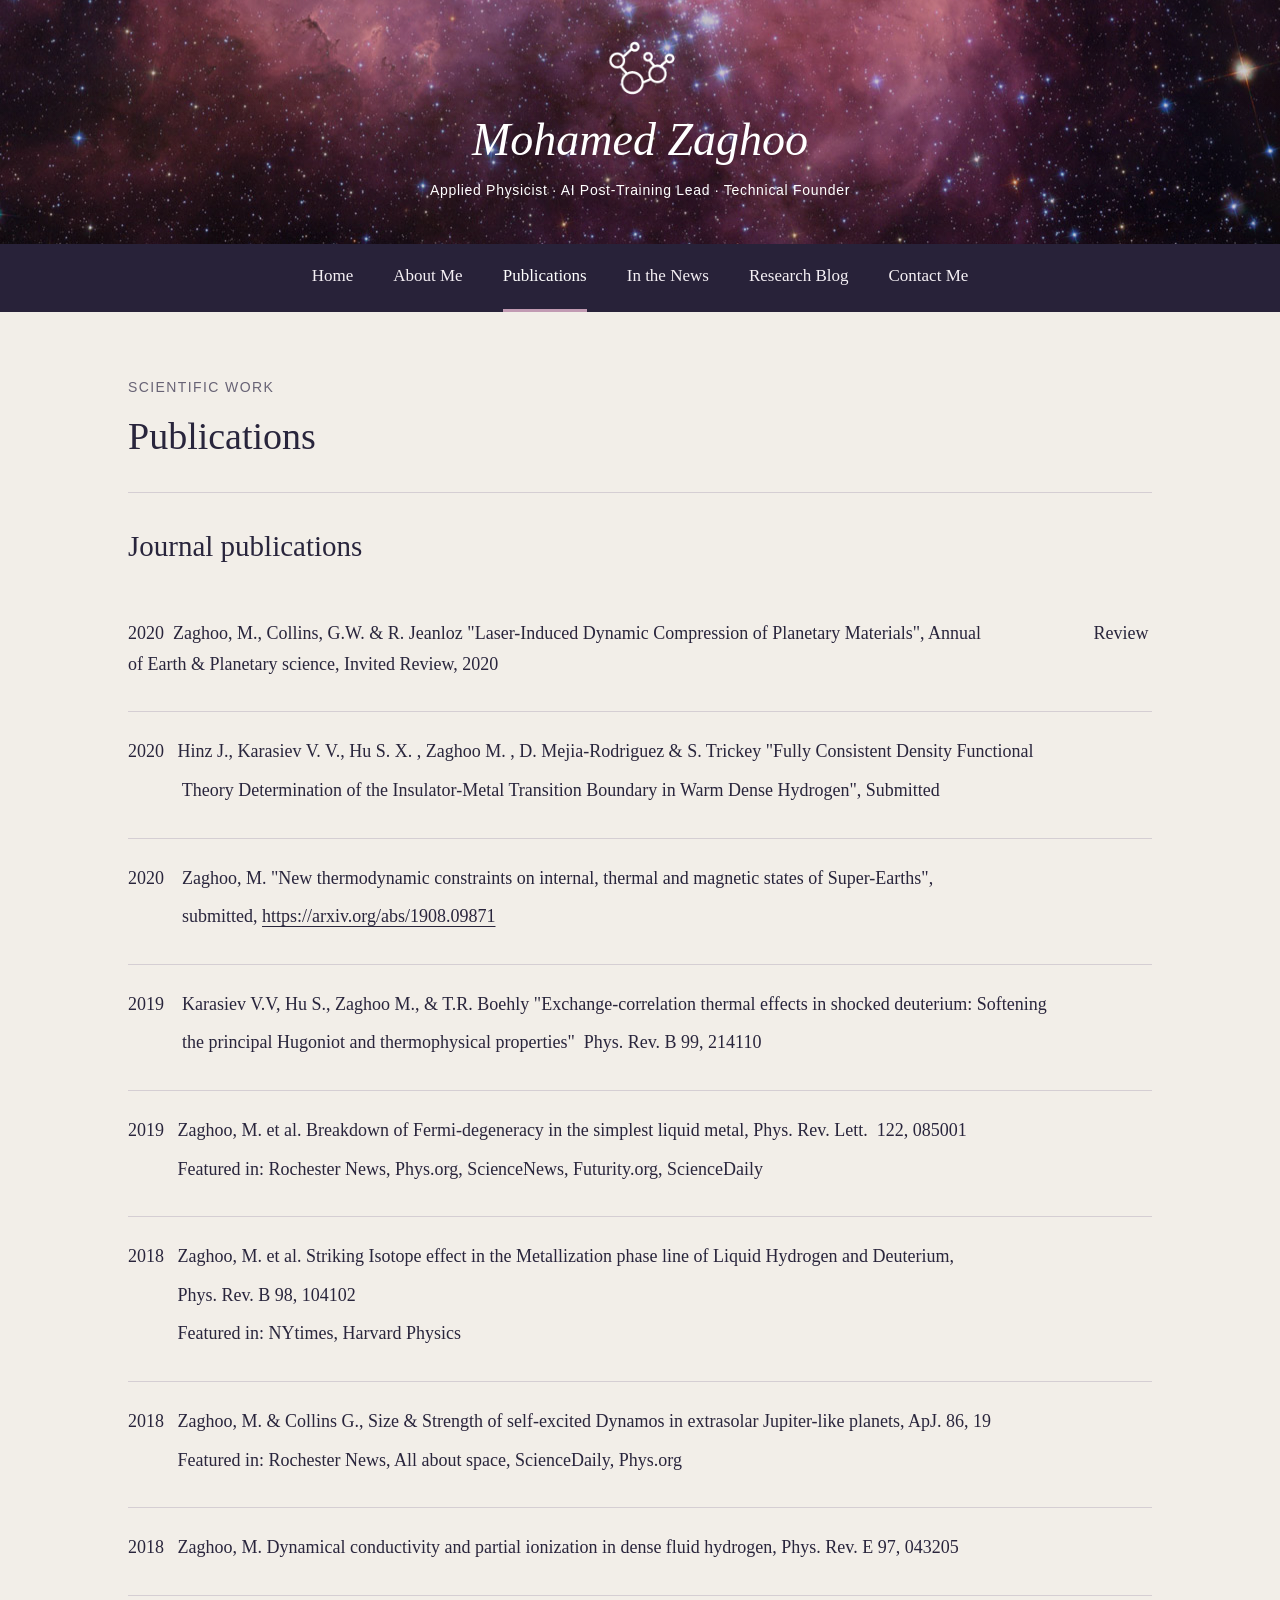
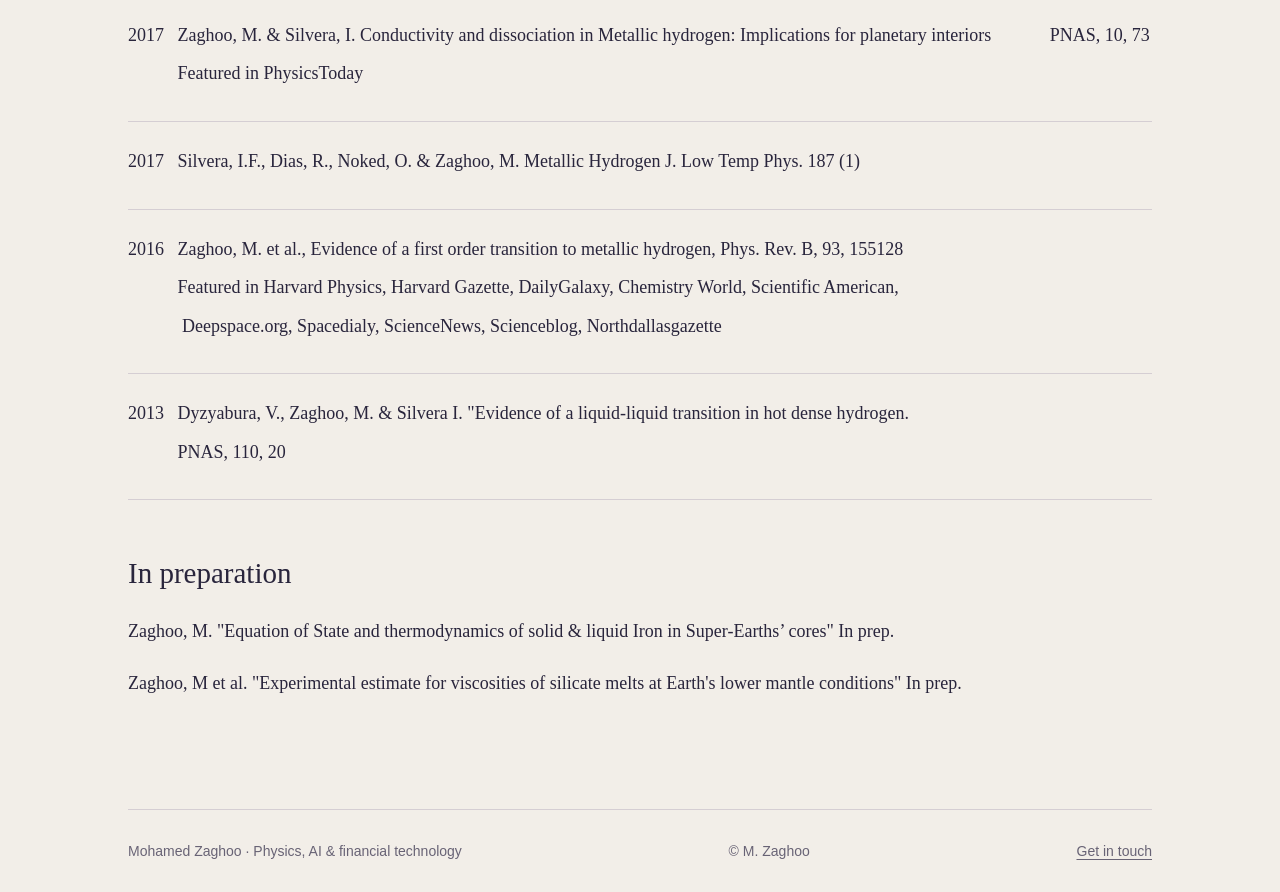
<file: publications.html>
<!doctype html><html lang="en"><head><meta charset="utf-8"><meta name="viewport" content="width=device-width,initial-scale=1"><title>Publications | Mohamed Zaghoo</title><meta name="description" content="Mohamed Zaghoo — applied physicist, AMWAL CEO and CPO, AI post-training lead, and technical founder. Biography, research and CV."><link rel="icon" href="assets/038152421f57c1.png"><link rel="stylesheet" href="style.css"></head><body><a class="skip" href="#main">Skip to content</a><header class="masthead"><a class="identity" href="index.html"><img src="assets/038152421f57c1.png" alt=""><span>Mohamed Zaghoo</span></a><p>Applied Physicist · AI Post-Training Lead · Technical Founder</p></header><nav aria-label="Main navigation"><a href="index.html">Home</a><a href="about-me.html">About Me</a><a href="publications.html" aria-current="page">Publications</a><a href="in-the-news.html">In the News</a><a href="research-blog.html">Research Blog</a><a href="contact-me.html">Contact Me</a></nav><main id="main"><div class="page-heading"><p class="eyebrow">Scientific work</p><h1>Publications</h1></div><h2>Journal publications</h2><ol class="publications"><li><p>2020  Zaghoo, M., Collins, G.W. &amp; R. Jeanloz "Laser-Induced Dynamic Compression of Planetary Materials", Annual                         Review of Earth &amp; Planetary science, Invited Review, 2020</p></li><li><p>2020   Hinz J., Karasiev V. V., Hu S. X. , Zaghoo M. , D. Mejia-Rodriguez &amp; S. Trickey "Fully Consistent Density Functional  </p><p>            Theory Determination of the Insulator-Metal Transition Boundary in Warm Dense Hydrogen", Submitted </p></li><li><p>2020    Zaghoo, M. "New thermodynamic constraints on internal, thermal and magnetic states of Super-Earths",</p><p>            submitted, <a href="https://arxiv.org/abs/1908.09871">https://arxiv.org/abs/1908.09871</a></p></li><li><p>2019    Karasiev V.V, Hu S., Zaghoo M., &amp; T.R. Boehly "Exchange-correlation thermal effects in shocked deuterium: Softening </p><p>            the principal Hugoniot and thermophysical properties"  Phys. Rev. B 99, 214110</p></li><li><p>2019   Zaghoo, M. et al. Breakdown of Fermi-degeneracy in the simplest liquid metal, Phys. Rev. Lett.  122, 085001 </p><p>           Featured in: Rochester News, Phys.org, ScienceNews, Futurity.org, ScienceDaily</p></li><li><p>2018   Zaghoo, M. et al. Striking Isotope effect in the Metallization phase line of Liquid Hydrogen and Deuterium,</p><p>           Phys. Rev. B 98, 104102 </p><p>           Featured in: NYtimes, Harvard Physics</p></li><li><p>2018   Zaghoo, M. &amp; Collins G., Size &amp; Strength of self-excited Dynamos in extrasolar Jupiter-like planets, ApJ. 86, 19</p><p>           Featured in: Rochester News, All about space, ScienceDaily, Phys.org</p></li><li><p>2018   Zaghoo, M. Dynamical conductivity and partial ionization in dense fluid hydrogen, Phys. Rev. E 97, 043205</p></li><li><p>2017   Zaghoo, M. &amp; Silvera, I. Conductivity and dissociation in Metallic hydrogen: Implications for planetary interiors             PNAS, 10, 73</p><p>           Featured in PhysicsToday</p></li><li><p>2017   Silvera, I.F., Dias, R., Noked, O. &amp; Zaghoo, M. Metallic Hydrogen J. Low Temp Phys. 187 (1)</p></li><li><p>2016   Zaghoo, M. et al., Evidence of a first order transition to metallic hydrogen, Phys. Rev. B, 93, 155128 </p><p>           Featured in Harvard Physics, Harvard Gazette, DailyGalaxy, Chemistry World, Scientific American, </p><p>            Deepspace.org, Spacedialy, ScienceNews, Scienceblog, Northdallasgazette</p></li><li><p>2013   Dyzyabura, V., Zaghoo, M. &amp; Silvera I. "Evidence of a liquid-liquid transition in hot dense hydrogen. </p><p>           PNAS, 110, 20</p></li></ol><h2 class="section-title">In preparation</h2><p>Zaghoo, M. "Equation of State and thermodynamics of solid &amp; liquid Iron in Super-Earths’ cores" In prep.</p><p>Zaghoo, M et al. "Experimental estimate for viscosities of silicate melts at Earth's lower mantle conditions" In prep.</p></main><footer><span>Mohamed Zaghoo · Physics, AI &amp; financial technology</span><span>© M. Zaghoo</span><a href="mailto:zaghoo@gmail.com">Get in touch</a></footer></body></html>
</file>
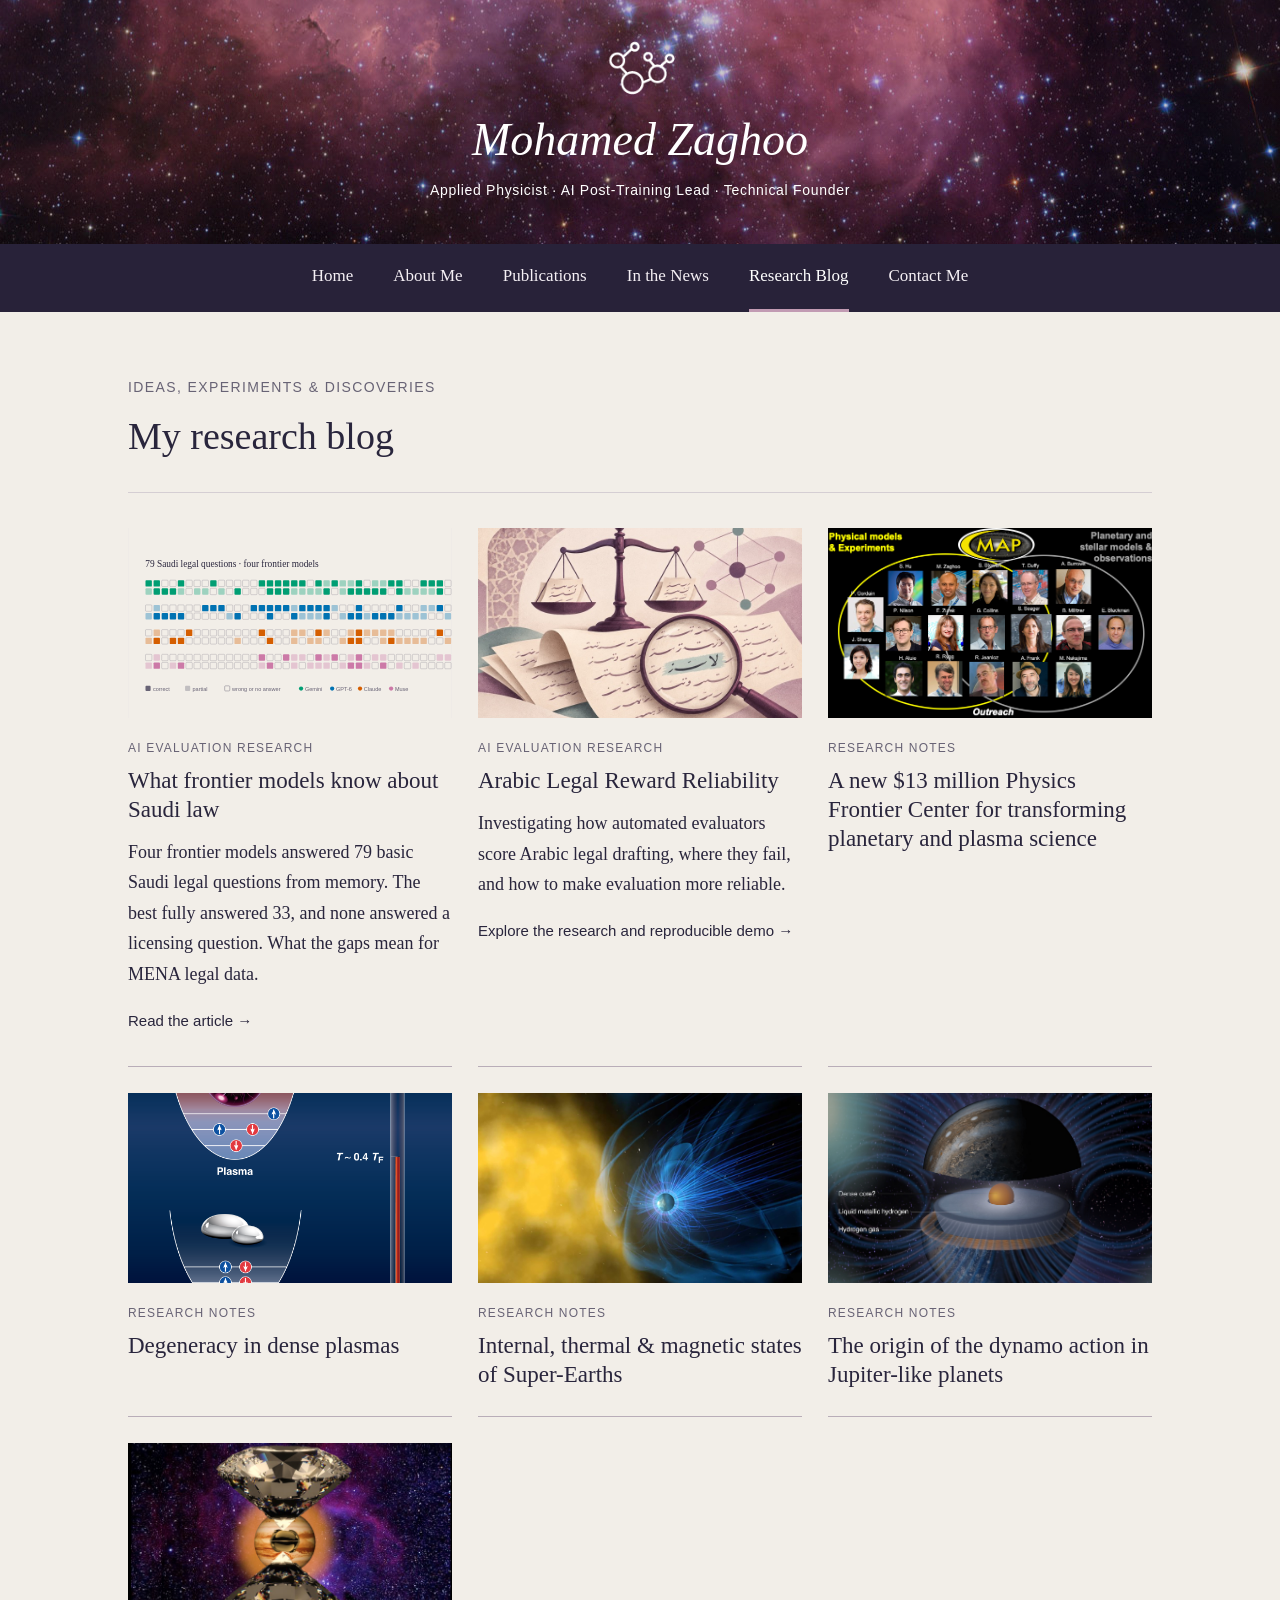
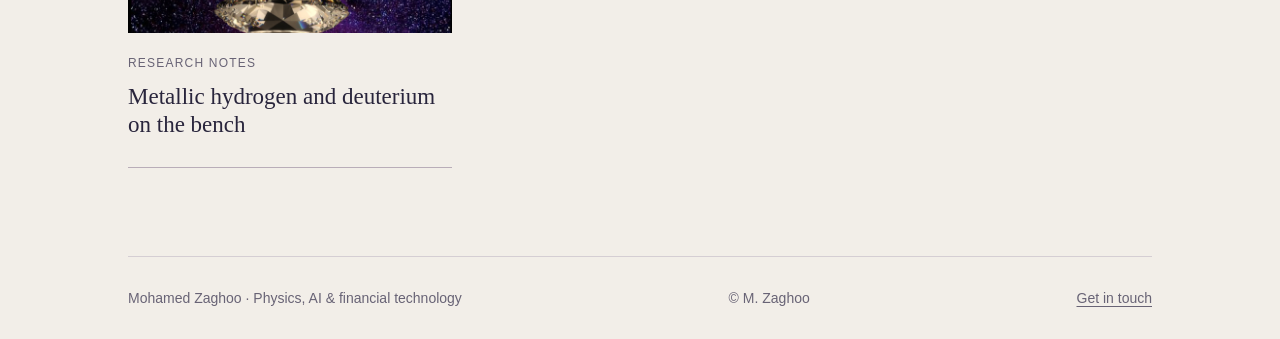
<file: research-blog.html>
<!doctype html><html lang="en"><head><meta charset="utf-8"><meta name="viewport" content="width=device-width,initial-scale=1"><title>Research blog | Mohamed Zaghoo</title><meta name="description" content="Mohamed Zaghoo — applied physicist, AMWAL CEO and CPO, AI post-training lead, and technical founder. Biography, research and CV."><link rel="icon" href="assets/038152421f57c1.png"><link rel="stylesheet" href="style.css"></head><body><a class="skip" href="#main">Skip to content</a><header class="masthead"><a class="identity" href="index.html"><img src="assets/038152421f57c1.png" alt=""><span>Mohamed Zaghoo</span></a><p>Applied Physicist · AI Post-Training Lead · Technical Founder</p></header><nav aria-label="Main navigation"><a href="index.html">Home</a><a href="about-me.html">About Me</a><a href="publications.html">Publications</a><a href="in-the-news.html">In the News</a><a href="research-blog.html" aria-current="page">Research Blog</a><a href="contact-me.html">Contact Me</a></nav><main id="main"><div class="page-heading"><p class="eyebrow">Ideas, experiments &amp; discoveries</p><h1>My research blog</h1></div><div class="cards"><article class="card"><a href="what-frontier-models-know-about-saudi-law.html"><img src="assets/najiz-four-model-card.svg" alt="Grid of squares showing how four frontier models scored on 79 Saudi legal questions" width="760" height="446" decoding="async"><div><p class="eyebrow">AI evaluation research</p><h2>What frontier models know about Saudi law</h2><p>Four frontier models answered 79 basic Saudi legal questions from memory. The best fully answered 33, and none answered a licensing question. What the gaps mean for MENA legal data.</p><p class="text-link">Read the article →</p></div></a></article><article class="card"><a href="https://github.com/mzaghoo/arabic-legal-reward-reliability"><img src="assets/arabic-legal-reward-reliability-768.jpg" alt="Illustration of legal scales, Arabic documents, and a magnifying glass alongside an AI evaluation network" width="768" height="512" decoding="async"><div><p class="eyebrow">AI evaluation research</p><h2>Arabic Legal Reward Reliability</h2><p>Investigating how automated evaluators score Arabic legal drafting, where they fail, and how to make evaluation more reliable.</p><p class="text-link">Explore the research and reproducible demo →</p></div></a></article><article class="card"><a href="we-were-awarded-a-new-nsf-physics-frontier-center-for-planetary-and-plasma-physics.html"><img class="" src="assets/b98af0c955d7b1.png" alt=""><div><p class="eyebrow">Research notes</p><h2>A new $13 million Physics Frontier Center for transforming planetary and plasma science</h2></div></a></article><article class="card"><a href="degeneracy-in-dense-plasmas.html"><img class="" src="assets/2b399bbe0a08d7.png" alt=""><div><p class="eyebrow">Research notes</p><h2>Degeneracy in dense plasmas</h2></div></a></article><article class="card"><a href="internal-thermal-magnetic-states-of-super-earths.html"><img class="" src="assets/da1a423f0a8dfb.jpg" alt=""><div><p class="eyebrow">Research notes</p><h2>Internal, thermal &amp; magnetic states of Super-Earths</h2></div></a></article><article class="card"><a href="the-origin-of-the-dynamo-action-in-jupiter-like-planets.html"><img class="" src="assets/23ac2cb418e957.jpg" alt=""><div><p class="eyebrow">Research notes</p><h2>The origin of the dynamo action in Jupiter-like planets</h2></div></a></article><article class="card"><a href="metallic-hydrogen-and-deuterium-on-the-bench.html"><img class="" src="assets/77dd1444a66bcd.jpg" alt=""><div><p class="eyebrow">Research notes</p><h2>Metallic hydrogen and deuterium on the bench</h2></div></a></article></div></main><footer><span>Mohamed Zaghoo · Physics, AI &amp; financial technology</span><span>© M. Zaghoo</span><a href="mailto:zaghoo@gmail.com">Get in touch</a></footer></body></html>
</file>
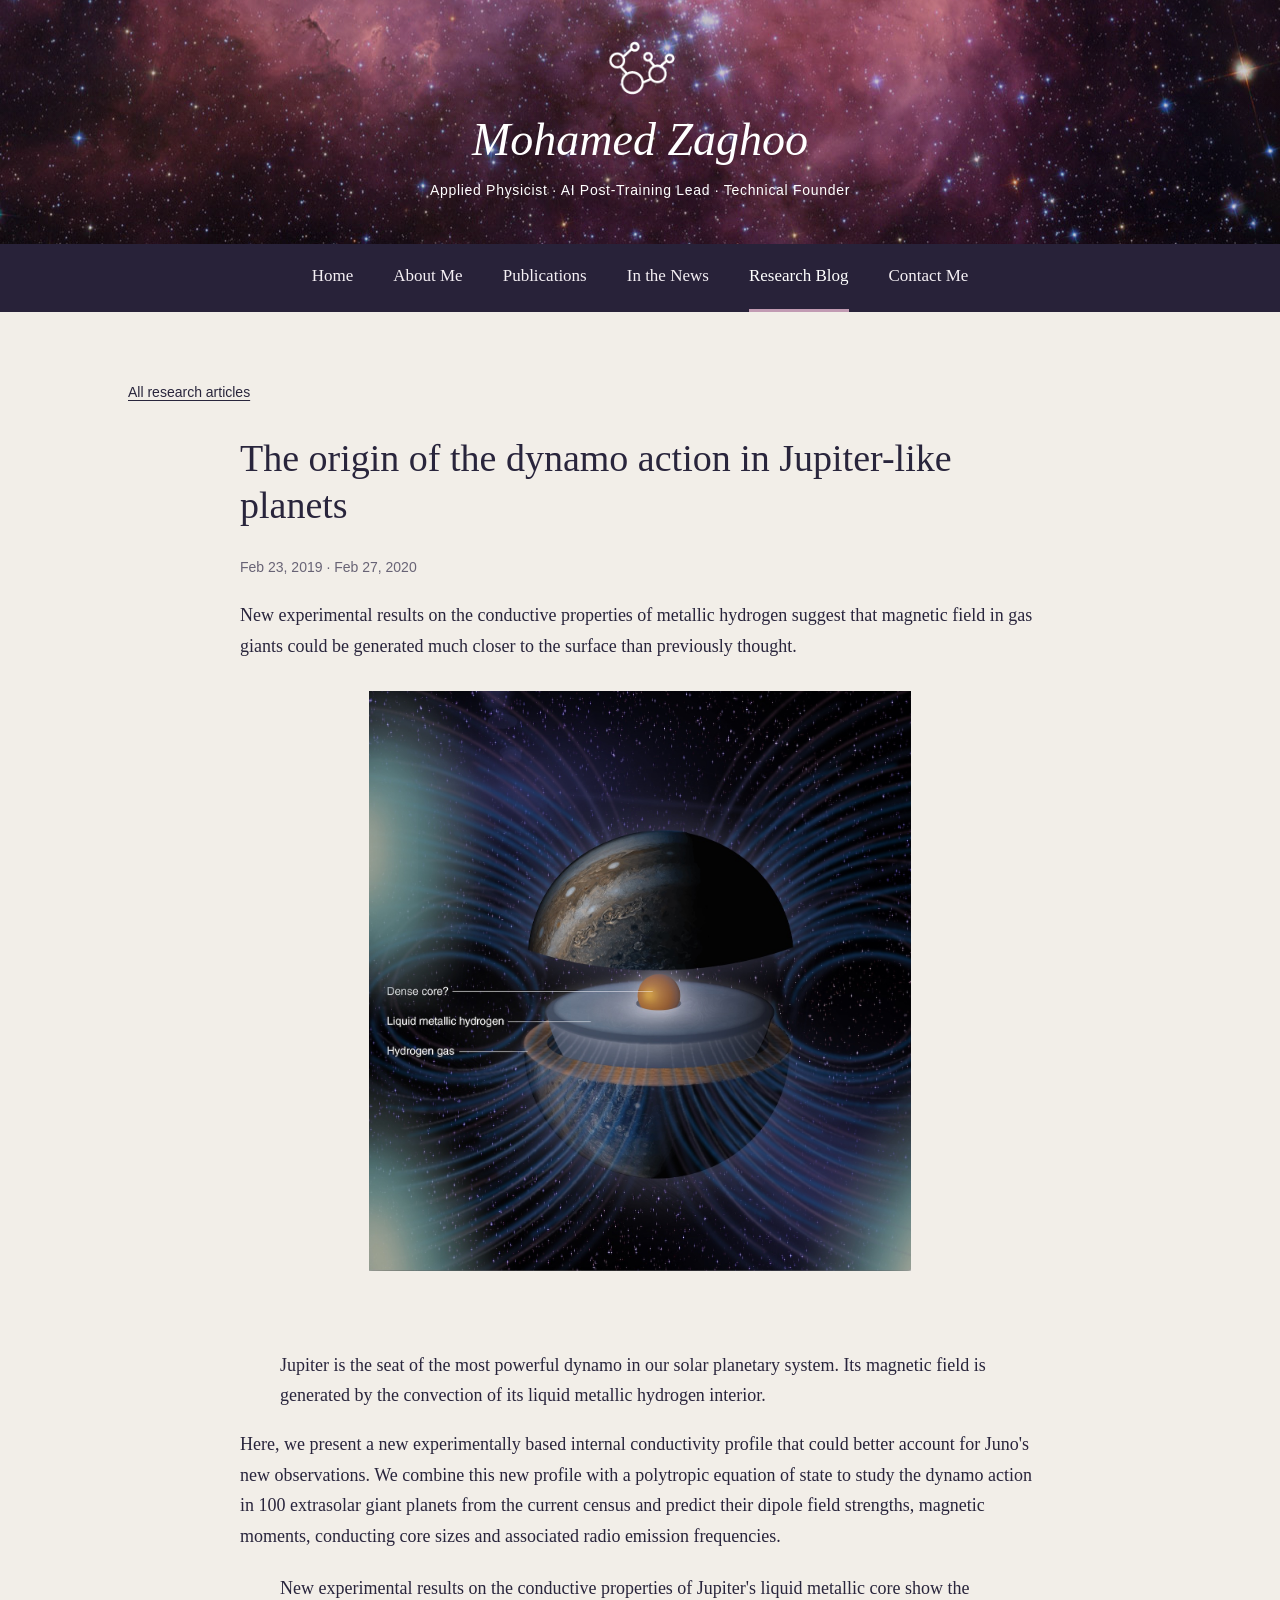
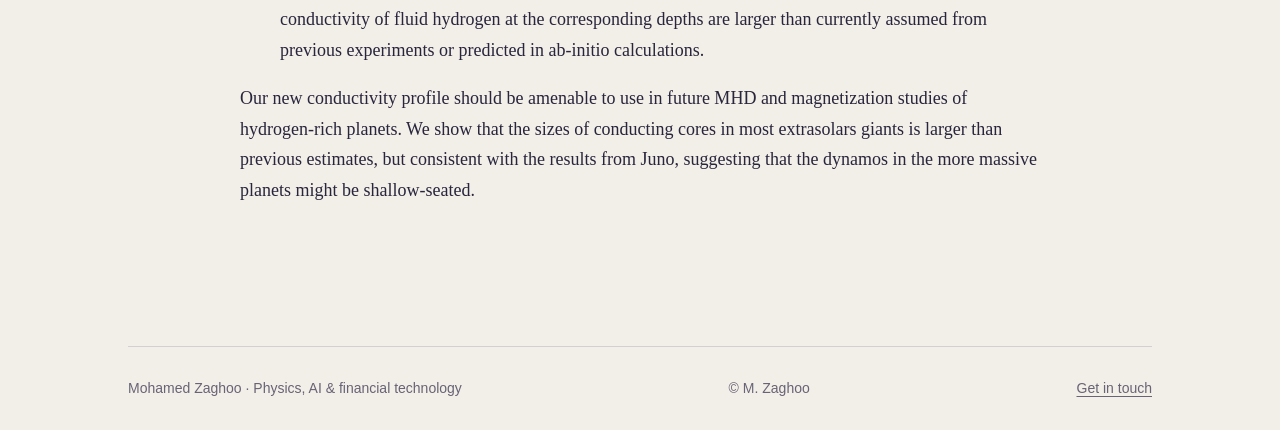
<file: the-origin-of-the-dynamo-action-in-jupiter-like-planets.html>
<!doctype html><html lang="en"><head><meta charset="utf-8"><meta name="viewport" content="width=device-width,initial-scale=1"><title>The origin of the dynamo action in Jupiter-like planets | Mohamed Zaghoo</title><meta name="description" content="Mohamed Zaghoo — applied physicist, AMWAL CEO and CPO, AI post-training lead, and technical founder. Biography, research and CV."><link rel="icon" href="assets/038152421f57c1.png"><link rel="stylesheet" href="style.css"></head><body><a class="skip" href="#main">Skip to content</a><header class="masthead"><a class="identity" href="index.html"><img src="assets/038152421f57c1.png" alt=""><span>Mohamed Zaghoo</span></a><p>Applied Physicist · AI Post-Training Lead · Technical Founder</p></header><nav aria-label="Main navigation"><a href="index.html">Home</a><a href="about-me.html">About Me</a><a href="publications.html">Publications</a><a href="in-the-news.html">In the News</a><a href="research-blog.html" aria-current="page">Research Blog</a><a href="contact-me.html">Contact Me</a></nav><main id="main"><a class="back" href="research-blog.html">All research articles</a><article class="article"><h1>The origin of the dynamo action in Jupiter-like planets</h1><p class="meta">Feb 23, 2019 · Feb 27, 2020</p><p> New experimental results on the conductive properties of metallic hydrogen suggest that magnetic field in gas giants could be generated much closer to the surface than previously thought.</p><figure><img loading="lazy" src="assets/23ac2cb418e957.jpg" alt=""></figure><br><blockquote>Jupiter is the seat of the most powerful dynamo in our solar planetary system. Its magnetic field is generated by the convection of its liquid metallic hydrogen interior.</blockquote><p>Here, we present a new experimentally based internal conductivity profile that could better account for Juno's new observations. We combine this new profile with a polytropic equation of state to study the dynamo action in 100 extrasolar giant planets from the current census and predict their dipole field strengths, magnetic moments, conducting core sizes and associated radio emission frequencies. </p><blockquote>New experimental results on the conductive properties of Jupiter's liquid metallic core show the conductivity of fluid hydrogen at the corresponding depths are larger than currently assumed from previous experiments or predicted in ab-initio calculations. </blockquote><p>Our new conductivity profile should be amenable to use in future MHD and magnetization studies of hydrogen-rich planets. We show that the sizes of conducting cores in most extrasolars giants is larger than previous estimates, but consistent with the results from Juno, suggesting that the dynamos in the more massive planets might be shallow-seated.</p><br></article></main><footer><span>Mohamed Zaghoo · Physics, AI &amp; financial technology</span><span>© M. Zaghoo</span><a href="mailto:zaghoo@gmail.com">Get in touch</a></footer></body></html>
</file>
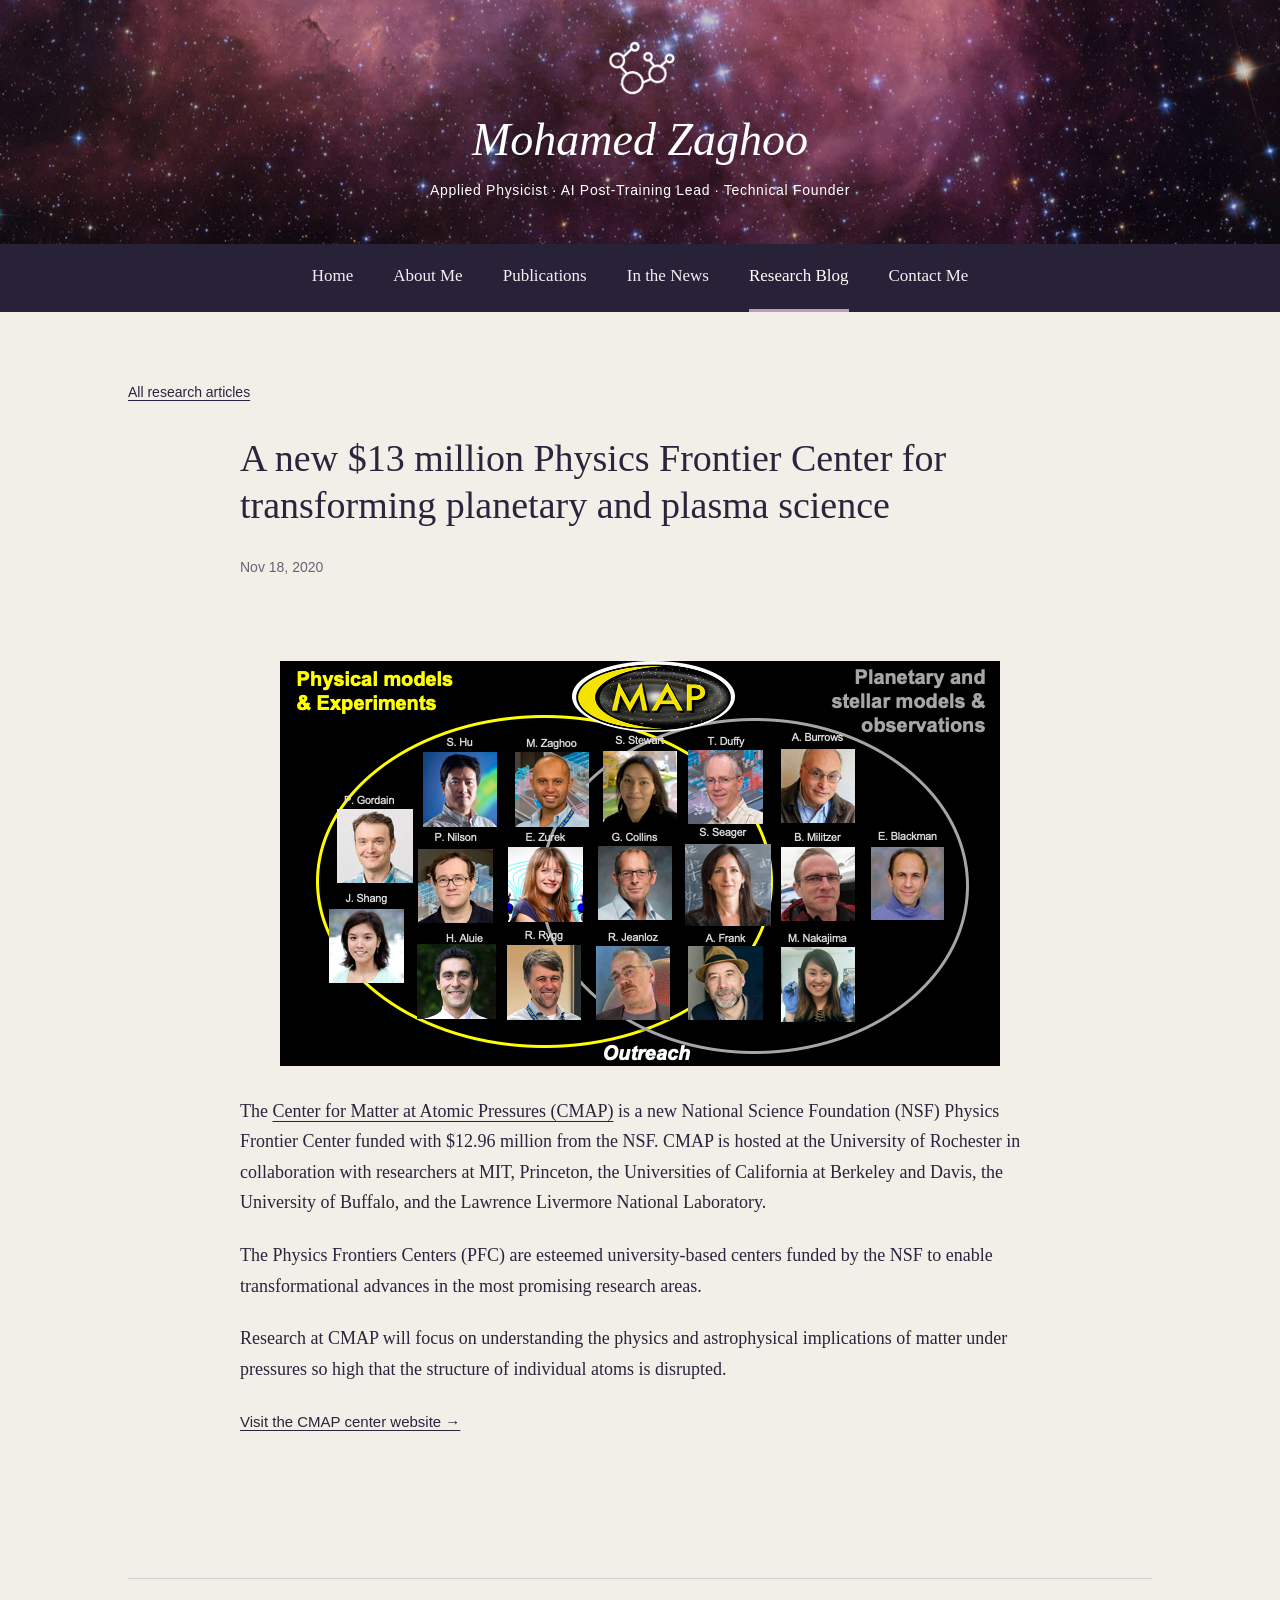
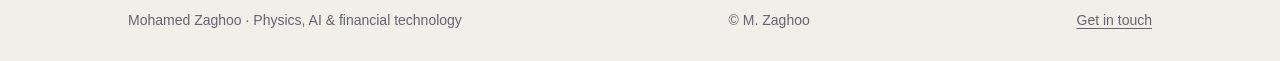
<file: we-were-awarded-a-new-nsf-physics-frontier-center-for-planetary-and-plasma-physics.html>
<!doctype html><html lang="en"><head><meta charset="utf-8"><meta name="viewport" content="width=device-width,initial-scale=1"><title>A new $13 million Physics Frontier Center for transforming planetary and plasma science | Mohamed Zaghoo</title><meta name="description" content="Mohamed Zaghoo — applied physicist, AMWAL CEO and CPO, AI post-training lead, and technical founder. Biography, research and CV."><link rel="icon" href="assets/038152421f57c1.png"><link rel="stylesheet" href="style.css"></head><body><a class="skip" href="#main">Skip to content</a><header class="masthead"><a class="identity" href="index.html"><img src="assets/038152421f57c1.png" alt=""><span>Mohamed Zaghoo</span></a><p>Applied Physicist · AI Post-Training Lead · Technical Founder</p></header><nav aria-label="Main navigation"><a href="index.html">Home</a><a href="about-me.html">About Me</a><a href="publications.html">Publications</a><a href="in-the-news.html">In the News</a><a href="research-blog.html" aria-current="page">Research Blog</a><a href="contact-me.html">Contact Me</a></nav><main id="main"><a class="back" href="research-blog.html">All research articles</a><article class="article"><h1>A new $13 million Physics Frontier Center for transforming planetary and plasma science</h1><p class="meta">Nov 18, 2020</p><br><figure><img loading="lazy" src="assets/b98af0c955d7b1.png" alt=""></figure><p>The <a href="https://cmap.rochester.edu/">Center for Matter at Atomic Pressures (CMAP)</a> is a new National Science Foundation (NSF) Physics Frontier Center funded with $12.96 million from the NSF. CMAP is hosted at the University of Rochester in collaboration with researchers at MIT, Princeton, the Universities of California at Berkeley and Davis, the University of Buffalo, and the Lawrence Livermore National Laboratory.</p><p>The Physics Frontiers Centers (PFC) are esteemed university-based centers funded by the NSF to enable transformational advances in the most promising research areas.</p><p>Research at CMAP will focus on understanding the physics and astrophysical implications of matter under pressures so high that the structure of individual atoms is disrupted.</p><p><a class="text-link" href="https://cmap.rochester.edu/">Visit the CMAP center website →</a></p><br></article></main><footer><span>Mohamed Zaghoo · Physics, AI &amp; financial technology</span><span>© M. Zaghoo</span><a href="mailto:zaghoo@gmail.com">Get in touch</a></footer></body></html>
</file>
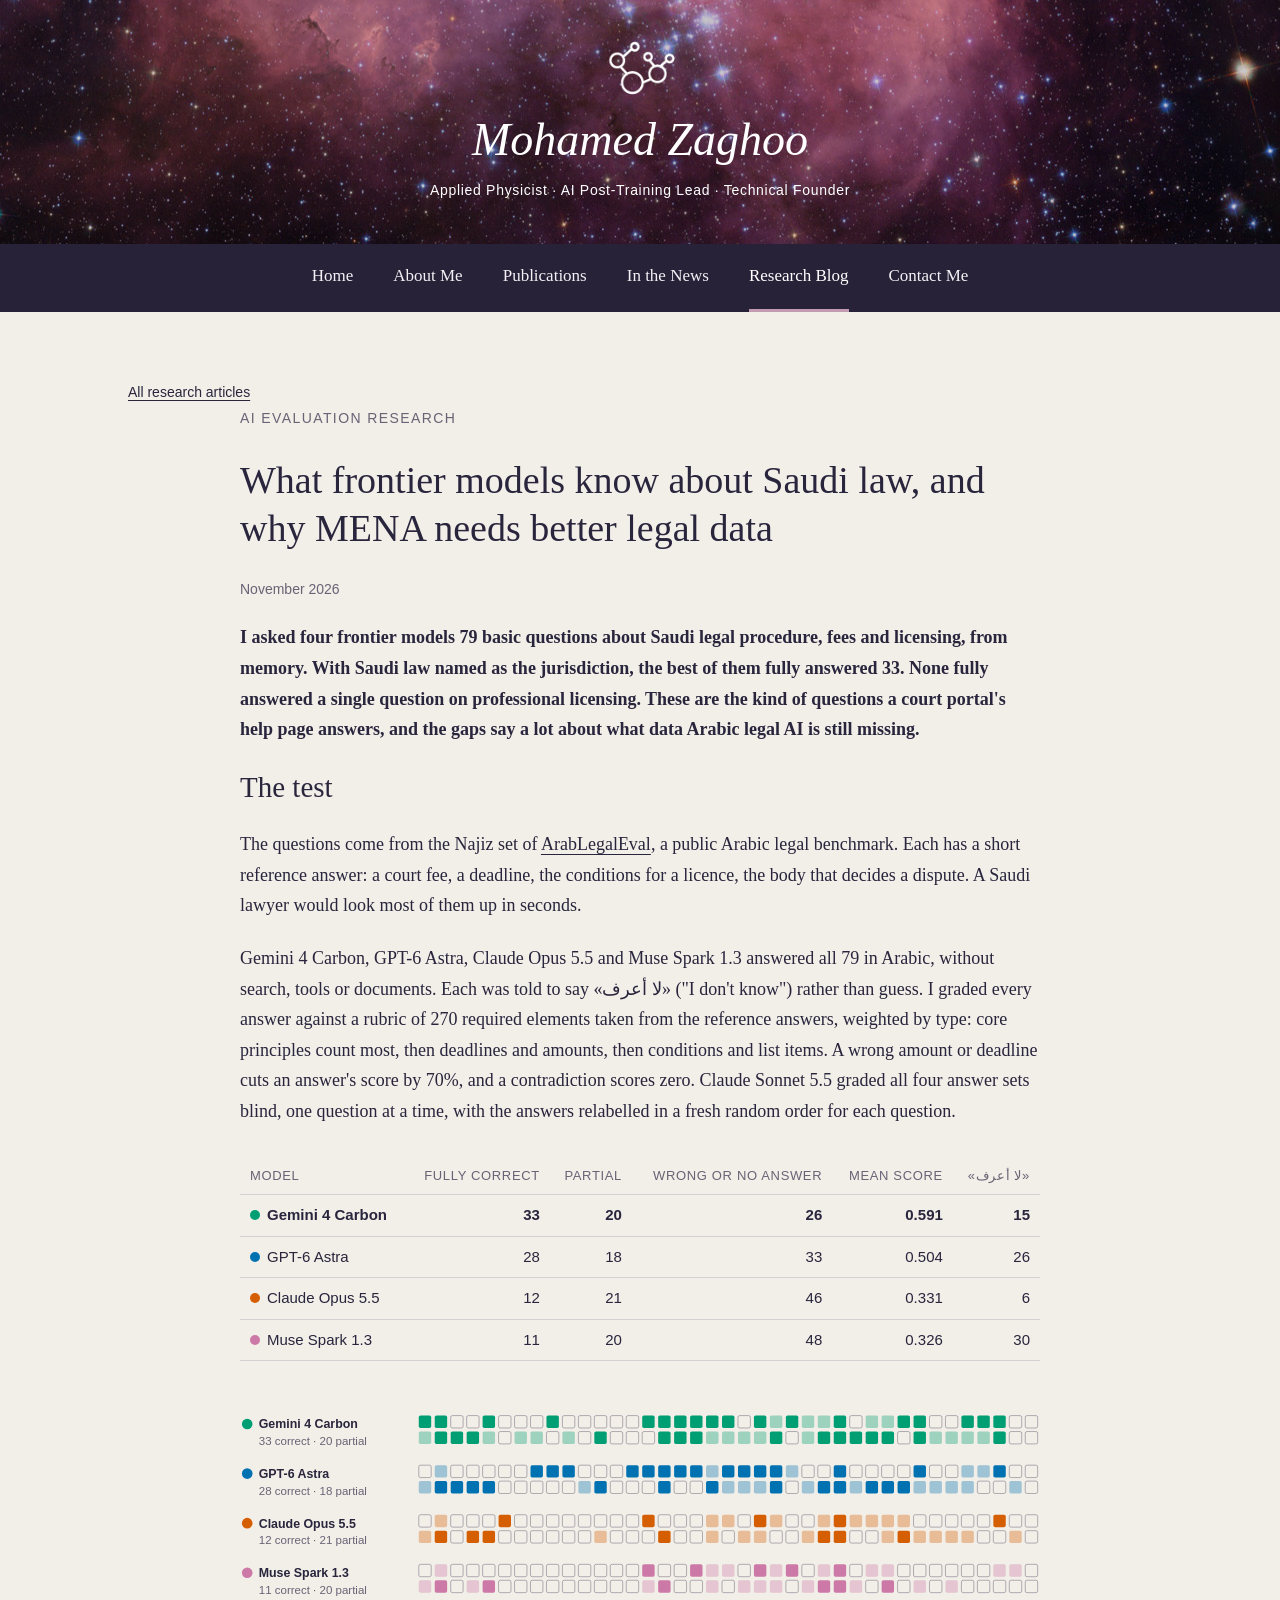
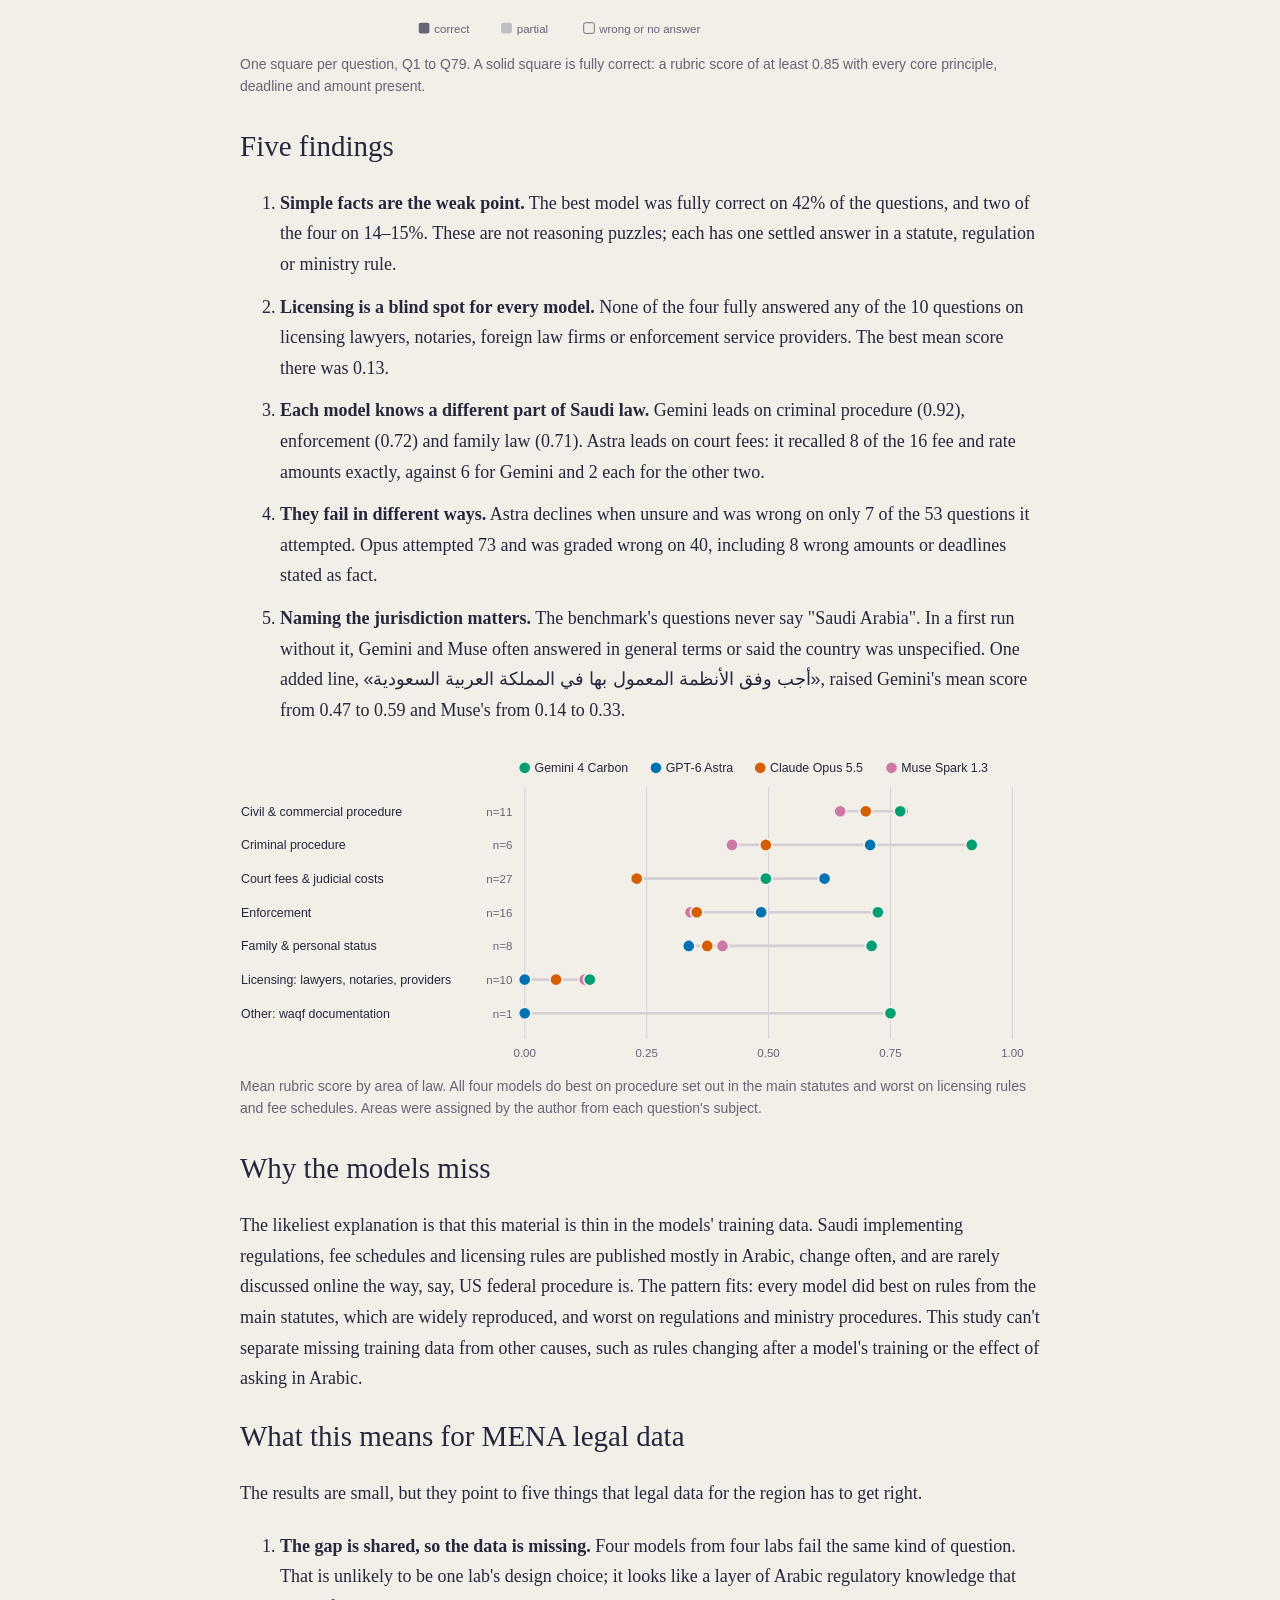
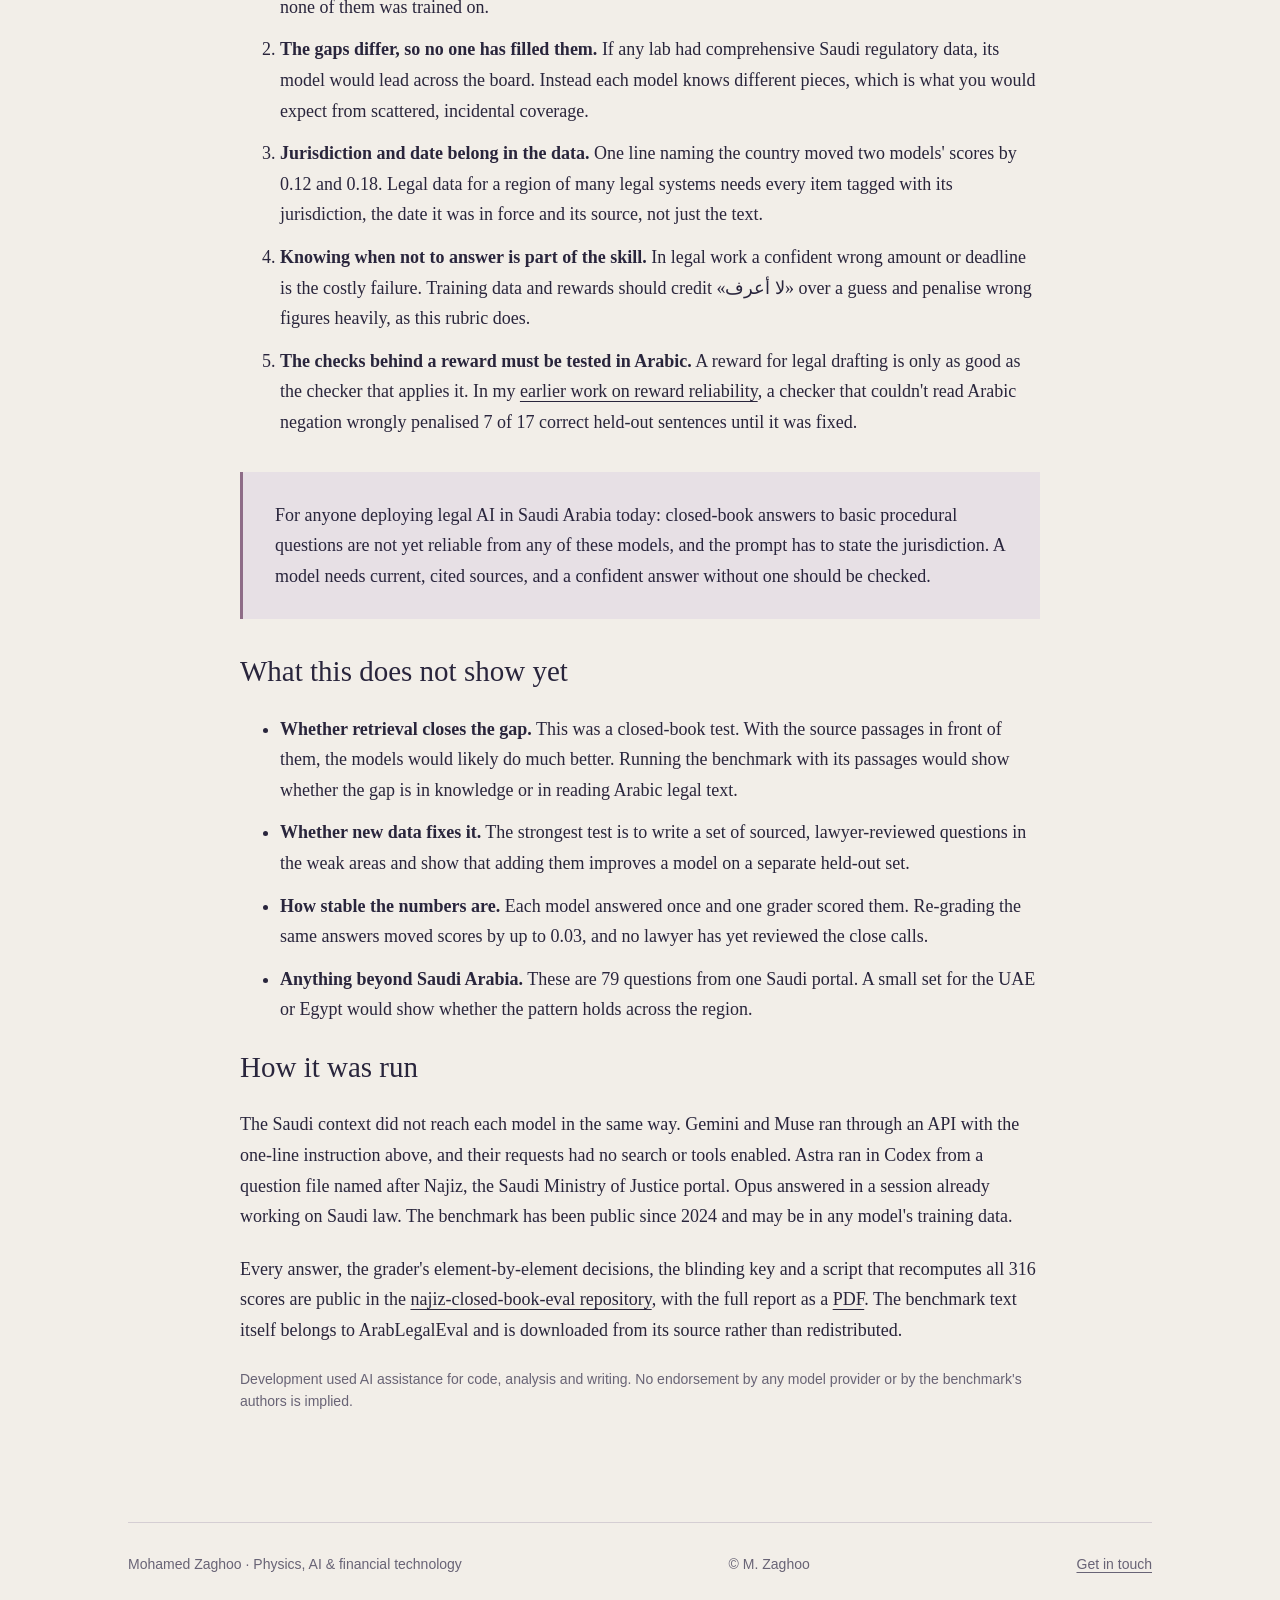
<file: what-frontier-models-know-about-saudi-law.html>
<!doctype html><html lang="en"><head><meta charset="utf-8"><meta name="viewport" content="width=device-width,initial-scale=1"><title>What frontier models know about Saudi law | Mohamed Zaghoo</title><meta name="description" content="Four frontier models answered 79 basic Saudi legal questions from memory. The best fully answered 33. What the gaps mean for building Arabic legal data in MENA."><link rel="icon" href="assets/038152421f57c1.png"><link rel="stylesheet" href="style.css"><style>.article table{border-collapse:collapse;width:100%;font:15px/1.5 Arial,sans-serif;margin:8px 0 6px}.article th,.article td{text-align:left;padding:9px 10px;border-bottom:1px solid var(--line);vertical-align:top}.article th{color:var(--muted);font-weight:400;font-size:13px;letter-spacing:.05em;text-transform:uppercase}.article td.r,.article th.r{text-align:right;font-variant-numeric:tabular-nums}.article tr.best td{font-weight:bold}.tablebox{overflow-x:auto;margin:0 0 26px}.article figure img{max-height:none;margin:10px 0}.article figcaption{font:14px/1.55 Arial,sans-serif;color:var(--muted)}.article .ar{font-family:"Geeza Pro","Noto Naskh Arabic","Arial",sans-serif;direction:rtl;unicode-bidi:isolate}.article ol li,.article ul li{margin-bottom:12px}.dot{display:inline-block;width:10px;height:10px;border-radius:50%;margin-right:7px;vertical-align:baseline}.article .highlight{margin:34px 0}</style></head><body><a class="skip" href="#main">Skip to content</a><header class="masthead"><a class="identity" href="index.html"><img src="assets/038152421f57c1.png" alt=""><span>Mohamed Zaghoo</span></a><p>Applied Physicist · AI Post-Training Lead · Technical Founder</p></header><nav aria-label="Main navigation"><a href="index.html">Home</a><a href="about-me.html">About Me</a><a href="publications.html">Publications</a><a href="in-the-news.html">In the News</a><a href="research-blog.html" aria-current="page">Research Blog</a><a href="contact-me.html">Contact Me</a></nav><main id="main"><a class="back" href="research-blog.html">All research articles</a><article class="article">
<p class="eyebrow">AI evaluation research</p>
<h1>What frontier models know about Saudi law, and why MENA needs better legal data</h1>
<p class="meta">November 2026</p>

<p><strong>I asked four frontier models 79 basic questions about Saudi legal procedure, fees and licensing, from memory. With Saudi law named as the jurisdiction, the best of them fully answered 33. None fully answered a single question on professional licensing. These are the kind of questions a court portal's help page answers, and the gaps say a lot about what data Arabic legal AI is still missing.</strong></p>

<h2>The test</h2>
<p>The questions come from the Najiz set of <a href="https://github.com/Thiqah/ArabLegalEval">ArabLegalEval</a>, a public Arabic legal benchmark. Each has a short reference answer: a court fee, a deadline, the conditions for a licence, the body that decides a dispute. A Saudi lawyer would look most of them up in seconds.</p>
<p>Gemini 4 Carbon, GPT-6 Astra, Claude Opus 5.5 and Muse Spark 1.3 answered all 79 in Arabic, without search, tools or documents. Each was told to say «لا أعرف» ("I don't know") rather than guess. I graded every answer against a rubric of 270 required elements taken from the reference answers, weighted by type: core principles count most, then deadlines and amounts, then conditions and list items. A wrong amount or deadline cuts an answer's score by 70%, and a contradiction scores zero. Claude Sonnet 5.5 graded all four answer sets blind, one question at a time, with the answers relabelled in a fresh random order for each question.</p>

<div class="tablebox"><table>
<thead><tr><th>Model</th><th class="r">Fully correct</th><th class="r">Partial</th><th class="r">Wrong or no answer</th><th class="r">Mean score</th><th class="r">«لا أعرف»</th></tr></thead>
<tbody>
<tr class="best"><td><span class="dot" style="background:#009E73"></span>Gemini 4 Carbon</td><td class="r">33</td><td class="r">20</td><td class="r">26</td><td class="r">0.591</td><td class="r">15</td></tr>
<tr><td><span class="dot" style="background:#0072B2"></span>GPT-6 Astra</td><td class="r">28</td><td class="r">18</td><td class="r">33</td><td class="r">0.504</td><td class="r">26</td></tr>
<tr><td><span class="dot" style="background:#D55E00"></span>Claude Opus 5.5</td><td class="r">12</td><td class="r">21</td><td class="r">46</td><td class="r">0.331</td><td class="r">6</td></tr>
<tr><td><span class="dot" style="background:#CC79A7"></span>Muse Spark 1.3</td><td class="r">11</td><td class="r">20</td><td class="r">48</td><td class="r">0.326</td><td class="r">30</td></tr>
</tbody></table></div>

<figure><img loading="lazy" src="assets/najiz-four-model-grades.svg" alt="Grid of 79 squares per model showing which questions each of the four models answered correctly, partially or wrongly" width="900" height="278"><figcaption>One square per question, Q1 to Q79. A solid square is fully correct: a rubric score of at least 0.85 with every core principle, deadline and amount present.</figcaption></figure>

<h2>Five findings</h2>
<ol>
<li><strong>Simple facts are the weak point.</strong> The best model was fully correct on 42% of the questions, and two of the four on 14–15%. These are not reasoning puzzles; each has one settled answer in a statute, regulation or ministry rule.</li>
<li><strong>Licensing is a blind spot for every model.</strong> None of the four fully answered any of the 10 questions on licensing lawyers, notaries, foreign law firms or enforcement service providers. The best mean score there was 0.13.</li>
<li><strong>Each model knows a different part of Saudi law.</strong> Gemini leads on criminal procedure (0.92), enforcement (0.72) and family law (0.71). Astra leads on court fees: it recalled 8 of the 16 fee and rate amounts exactly, against 6 for Gemini and 2 each for the other two.</li>
<li><strong>They fail in different ways.</strong> Astra declines when unsure and was wrong on only 7 of the 53 questions it attempted. Opus attempted 73 and was graded wrong on 40, including 8 wrong amounts or deadlines stated as fact.</li>
<li><strong>Naming the jurisdiction matters.</strong> The benchmark's questions never say "Saudi Arabia". In a first run without it, Gemini and Muse often answered in general terms or said the country was unspecified. One added line, <span class="ar">«أجب وفق الأنظمة المعمول بها في المملكة العربية السعودية»</span>, raised Gemini's mean score from 0.47 to 0.59 and Muse's from 0.14 to 0.33.</li>
</ol>

<figure><img loading="lazy" src="assets/najiz-four-model-areas.svg" alt="Dot plot of each model's mean rubric score across seven areas of Saudi law" width="900" height="350"><figcaption>Mean rubric score by area of law. All four models do best on procedure set out in the main statutes and worst on licensing rules and fee schedules. Areas were assigned by the author from each question's subject.</figcaption></figure>

<h2>Why the models miss</h2>
<p>The likeliest explanation is that this material is thin in the models' training data. Saudi implementing regulations, fee schedules and licensing rules are published mostly in Arabic, change often, and are rarely discussed online the way, say, US federal procedure is. The pattern fits: every model did best on rules from the main statutes, which are widely reproduced, and worst on regulations and ministry procedures. This study can't separate missing training data from other causes, such as rules changing after a model's training or the effect of asking in Arabic.</p>

<h2>What this means for MENA legal data</h2>
<p>The results are small, but they point to five things that legal data for the region has to get right.</p>
<ol>
<li><strong>The gap is shared, so the data is missing.</strong> Four models from four labs fail the same kind of question. That is unlikely to be one lab's design choice; it looks like a layer of Arabic regulatory knowledge that none of them was trained on.</li>
<li><strong>The gaps differ, so no one has filled them.</strong> If any lab had comprehensive Saudi regulatory data, its model would lead across the board. Instead each model knows different pieces, which is what you would expect from scattered, incidental coverage.</li>
<li><strong>Jurisdiction and date belong in the data.</strong> One line naming the country moved two models' scores by 0.12 and 0.18. Legal data for a region of many legal systems needs every item tagged with its jurisdiction, the date it was in force and its source, not just the text.</li>
<li><strong>Knowing when not to answer is part of the skill.</strong> In legal work a confident wrong amount or deadline is the costly failure. Training data and rewards should credit «لا أعرف» over a guess and penalise wrong figures heavily, as this rubric does.</li>
<li><strong>The checks behind a reward must be tested in Arabic.</strong> A reward for legal drafting is only as good as the checker that applies it. In my <a href="https://github.com/mzaghoo/arabic-legal-reward-reliability">earlier work on reward reliability</a>, a checker that couldn't read Arabic negation wrongly penalised 7 of 17 correct held-out sentences until it was fixed.</li>
</ol>

<div class="highlight"><p>For anyone deploying legal AI in Saudi Arabia today: closed-book answers to basic procedural questions are not yet reliable from any of these models, and the prompt has to state the jurisdiction. A model needs current, cited sources, and a confident answer without one should be checked.</p></div>

<h2>What this does not show yet</h2>
<ul>
<li><strong>Whether retrieval closes the gap.</strong> This was a closed-book test. With the source passages in front of them, the models would likely do much better. Running the benchmark with its passages would show whether the gap is in knowledge or in reading Arabic legal text.</li>
<li><strong>Whether new data fixes it.</strong> The strongest test is to write a set of sourced, lawyer-reviewed questions in the weak areas and show that adding them improves a model on a separate held-out set.</li>
<li><strong>How stable the numbers are.</strong> Each model answered once and one grader scored them. Re-grading the same answers moved scores by up to 0.03, and no lawyer has yet reviewed the close calls.</li>
<li><strong>Anything beyond Saudi Arabia.</strong> These are 79 questions from one Saudi portal. A small set for the UAE or Egypt would show whether the pattern holds across the region.</li>
</ul>

<h2>How it was run</h2>
<p>The Saudi context did not reach each model in the same way. Gemini and Muse ran through an API with the one-line instruction above, and their requests had no search or tools enabled. Astra ran in Codex from a question file named after Najiz, the Saudi Ministry of Justice portal. Opus answered in a session already working on Saudi law. The benchmark has been public since 2024 and may be in any model's training data.</p>
<p>Every answer, the grader's element-by-element decisions, the blinding key and a script that recomputes all 316 scores are public in the <a href="https://github.com/mzaghoo/najiz-closed-book-eval">najiz-closed-book-eval repository</a>, with the full report as a <a href="https://github.com/mzaghoo/najiz-closed-book-eval/blob/main/docs/report.pdf">PDF</a>. The benchmark text itself belongs to ArabLegalEval and is downloaded from its source rather than redistributed.</p>
<p class="meta">Development used AI assistance for code, analysis and writing. No endorsement by any model provider or by the benchmark's authors is implied.</p>
</article></main><footer><span>Mohamed Zaghoo · Physics, AI &amp; financial technology</span><span>© M. Zaghoo</span><a href="mailto:zaghoo@gmail.com">Get in touch</a></footer></body></html>
</file>
<file: style.css>
:root{--ink:#29253c;--muted:#686375;--paper:#f2eee8;--line:#d5ced3;--accent:#66516f}*{box-sizing:border-box}html{scroll-behavior:smooth}body{margin:0;background:var(--paper);color:var(--ink);font:18px/1.7 Georgia,'Times New Roman',serif}a{color:inherit;text-underline-offset:.23em}a:hover{color:#80556f}a:focus-visible{outline:3px solid #b17287;outline-offset:5px}img{display:block;max-width:100%;height:auto}.skip{position:absolute;top:-90px;left:12px;background:white;padding:10px;z-index:10}.skip:focus{top:10px}.masthead{background:linear-gradient(#140c2640,#140c2630),url('assets/29d21f6ad3afd7.jpg') center 46%/cover;text-align:center;color:#fff;padding:36px 20px 43px}.identity{text-decoration:none;display:inline-flex;align-items:center;flex-direction:column;color:#fff}.identity:hover{color:white}.identity img{width:82px;height:64px;object-fit:contain;margin-bottom:12px}.identity span{font-size:46px;line-height:1.2;font-style:italic;font-weight:400}.masthead p{font:14px/1.5 Arial,sans-serif;letter-spacing:.14em;margin:13px 0 0}nav{background:#282239;display:flex;justify-content:center;gap:40px;padding:0 22px}nav a{color:#f5f0f5;text-decoration:none;font-size:17px;padding:18px 0;border-bottom:3px solid transparent}nav a:hover,nav a[aria-current]{color:#fff;border-color:#c29bb3}main{max-width:1100px;margin:auto;padding:64px 38px 88px;min-height:55vh}h1,h2,h3{font-weight:400;line-height:1.25}h1{font-size:38px;margin:0 0 26px}h2{font-size:29px}h3{font-size:23px}p{margin:0 0 22px}.eyebrow,.meta{font-family:Arial,sans-serif;font-size:14px;line-height:1.6;color:var(--muted)}.eyebrow{letter-spacing:.1em;text-transform:uppercase;margin-bottom:15px}.intro{display:grid;grid-template-columns:280px 1fr;gap:60px;align-items:start}.portrait{width:280px;margin-top:8px;aspect-ratio:273/341;object-fit:cover}.intro h1:after{content:'';display:block;width:76px;border-bottom:2px solid var(--accent);margin-top:21px}.intro p{font-size:18px}.intro .eyebrow{font-size:13px}.button{display:inline-block;background:var(--ink);color:white;padding:12px 22px;text-decoration:none;font:15px/1.5 Arial,sans-serif;border:1px solid var(--ink)}.button:hover{background:#51415e;color:white}.highlight{margin:58px 0;padding:28px 32px;background:#e7e0e5;border-left:3px solid #8e6c87}.highlight p:last-child{margin:0}.section-heading{display:flex;align-items:center;justify-content:space-between;gap:20px;margin:40px 0 25px}.section-heading h2{margin:0}.section-heading>a{font:14px Arial,sans-serif}.cards{display:grid;grid-template-columns:repeat(3,minmax(0,1fr));gap:26px}.card{border-bottom:1px solid #b9adb8;padding-bottom:15px}.card>a{text-decoration:none}.card img{width:100%;height:190px;object-fit:cover;background:#e7e0e5}.card a:hover img{opacity:.88}.card h2{font-size:23px;margin:0 0 12px}.card .eyebrow{font-size:12px;margin:21px 0 9px}.page-heading{margin-bottom:35px;border-bottom:1px solid var(--line);padding-bottom:15px}.page-heading h1{margin-bottom:16px}.about-intro{max-width:850px}.section-title{margin-top:55px}.research-grid{display:grid;grid-template-columns:1fr 1fr;gap:24px 42px}.research-grid section{border-top:1px solid var(--line)}.lab-images{display:grid;grid-template-columns:1fr 1fr;gap:24px;margin:20px 0 10px}.lab-images img{width:100%;height:250px;object-fit:cover}.education{display:grid;grid-template-columns:1fr 1fr;gap:30px}.education section{padding-left:22px;border-left:2px solid #ab91a7}.education p{margin:0 0 8px}.education p:first-child{color:var(--accent);font:15px Arial,sans-serif}.publications{list-style:none;padding:0;margin:30px 0}.publications li{padding:24px 0;border-bottom:1px solid var(--line)}.publications p{margin:0 0 8px}.news-list{max-width:830px}.news-list article{padding:26px 0;border-bottom:1px solid var(--line)}.news-list p{font-size:22px;margin:0 0 12px}.text-link{font:15px Arial,sans-serif}.article{max-width:800px;margin:auto}.article h1{margin-top:28px}.article img{max-height:580px;object-fit:contain;margin:28px auto}.article p:empty{display:none}.article figure{margin:30px 0}.back{font:14px Arial,sans-serif}.contact{padding:12px 0 40px}.contact h2{margin-top:0}.contact .button{margin-bottom:20px}footer{border-top:1px solid var(--line);max-width:1024px;padding:30px 0;margin:auto;display:flex;justify-content:space-between;gap:20px;color:var(--muted);font:14px/1.6 Arial,sans-serif}p,a,h1,h2,h3{overflow-wrap:anywhere}@media(max-width:800px){nav{gap:0;justify-content:space-evenly;flex-wrap:wrap}nav a{font-size:15px;padding:13px 10px}.intro{grid-template-columns:210px 1fr;gap:30px}.portrait{width:210px}.cards{grid-template-columns:1fr 1fr}main{padding:38px 24px 60px}h1{font-size:32px}footer{margin:0 24px}.lab-images img{height:190px}}@media(max-width:560px){body{font-size:17px}.masthead{padding:25px 16px 30px}.identity span{font-size:35px}.identity img{width:65px;height:50px}.masthead p{font-size:12px}nav a{width:33.333%;text-align:center;font-size:14px;padding:12px 3px}.intro{display:block}.portrait{width:200px;margin:0 0 30px}.intro p{font-size:17px}.intro .eyebrow{font-size:12px}.cards,.research-grid,.education,.lab-images{grid-template-columns:1fr}.card img{height:220px}.highlight{padding:23px;margin:36px 0}.section-heading{align-items:baseline}.section-heading h2{font-size:25px}.section-heading>a{font-size:13px}.lab-images img{height:auto}.news-list p{font-size:20px}footer{flex-direction:column;gap:12px}.article h1{font-size:30px}}@media(prefers-reduced-motion:reduce){html{scroll-behavior:auto}}@media print{nav,.masthead,.skip,.button,footer{display:none}body{background:white;color:black;font-size:12pt}main{padding:0;max-width:none}.cards{display:block}a{text-decoration:none}.article{max-width:none}}
.news-list article img{max-height:420px;width:auto;margin:24px 0 12px;object-fit:contain;object-position:left}

.cv-link{display:inline-block;margin:14px 0 0 20px;font:15px Arial,sans-serif}.masthead p{letter-spacing:.05em}.current-work{margin-bottom:45px}
</file>
